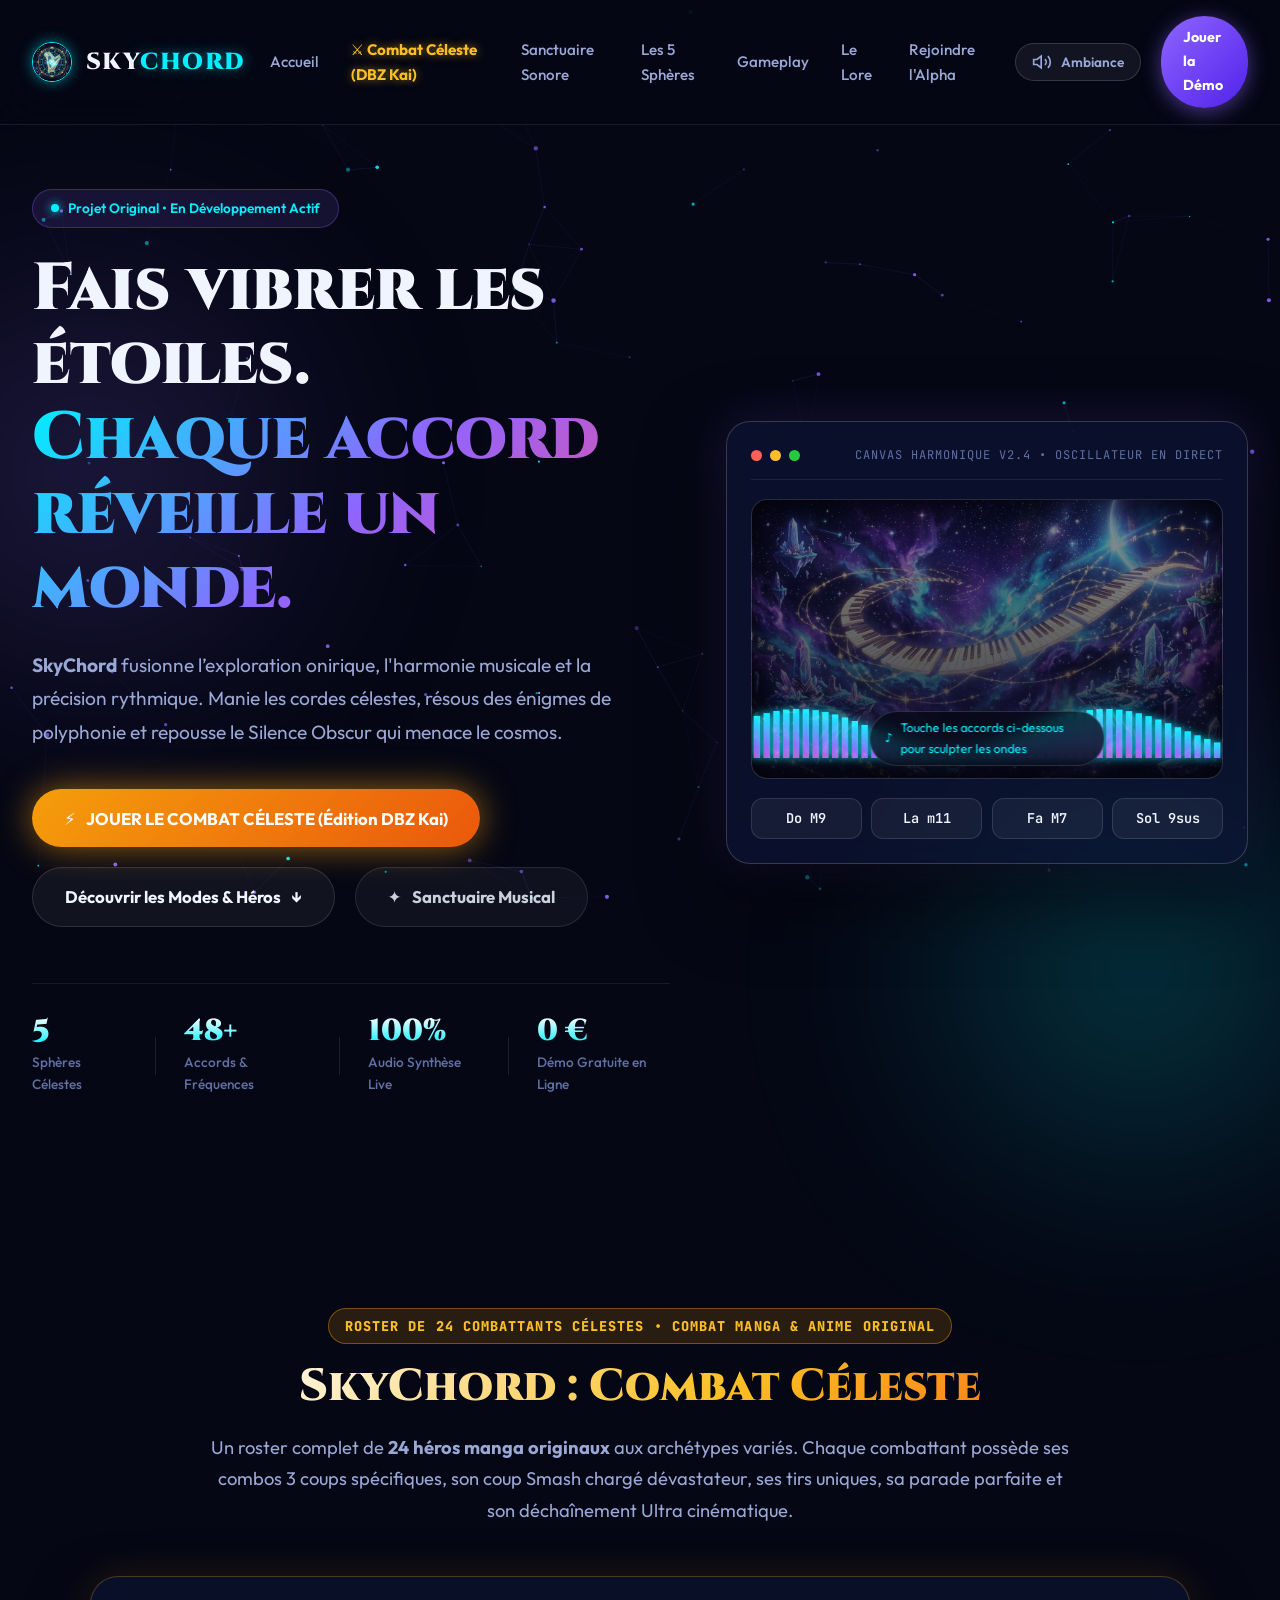
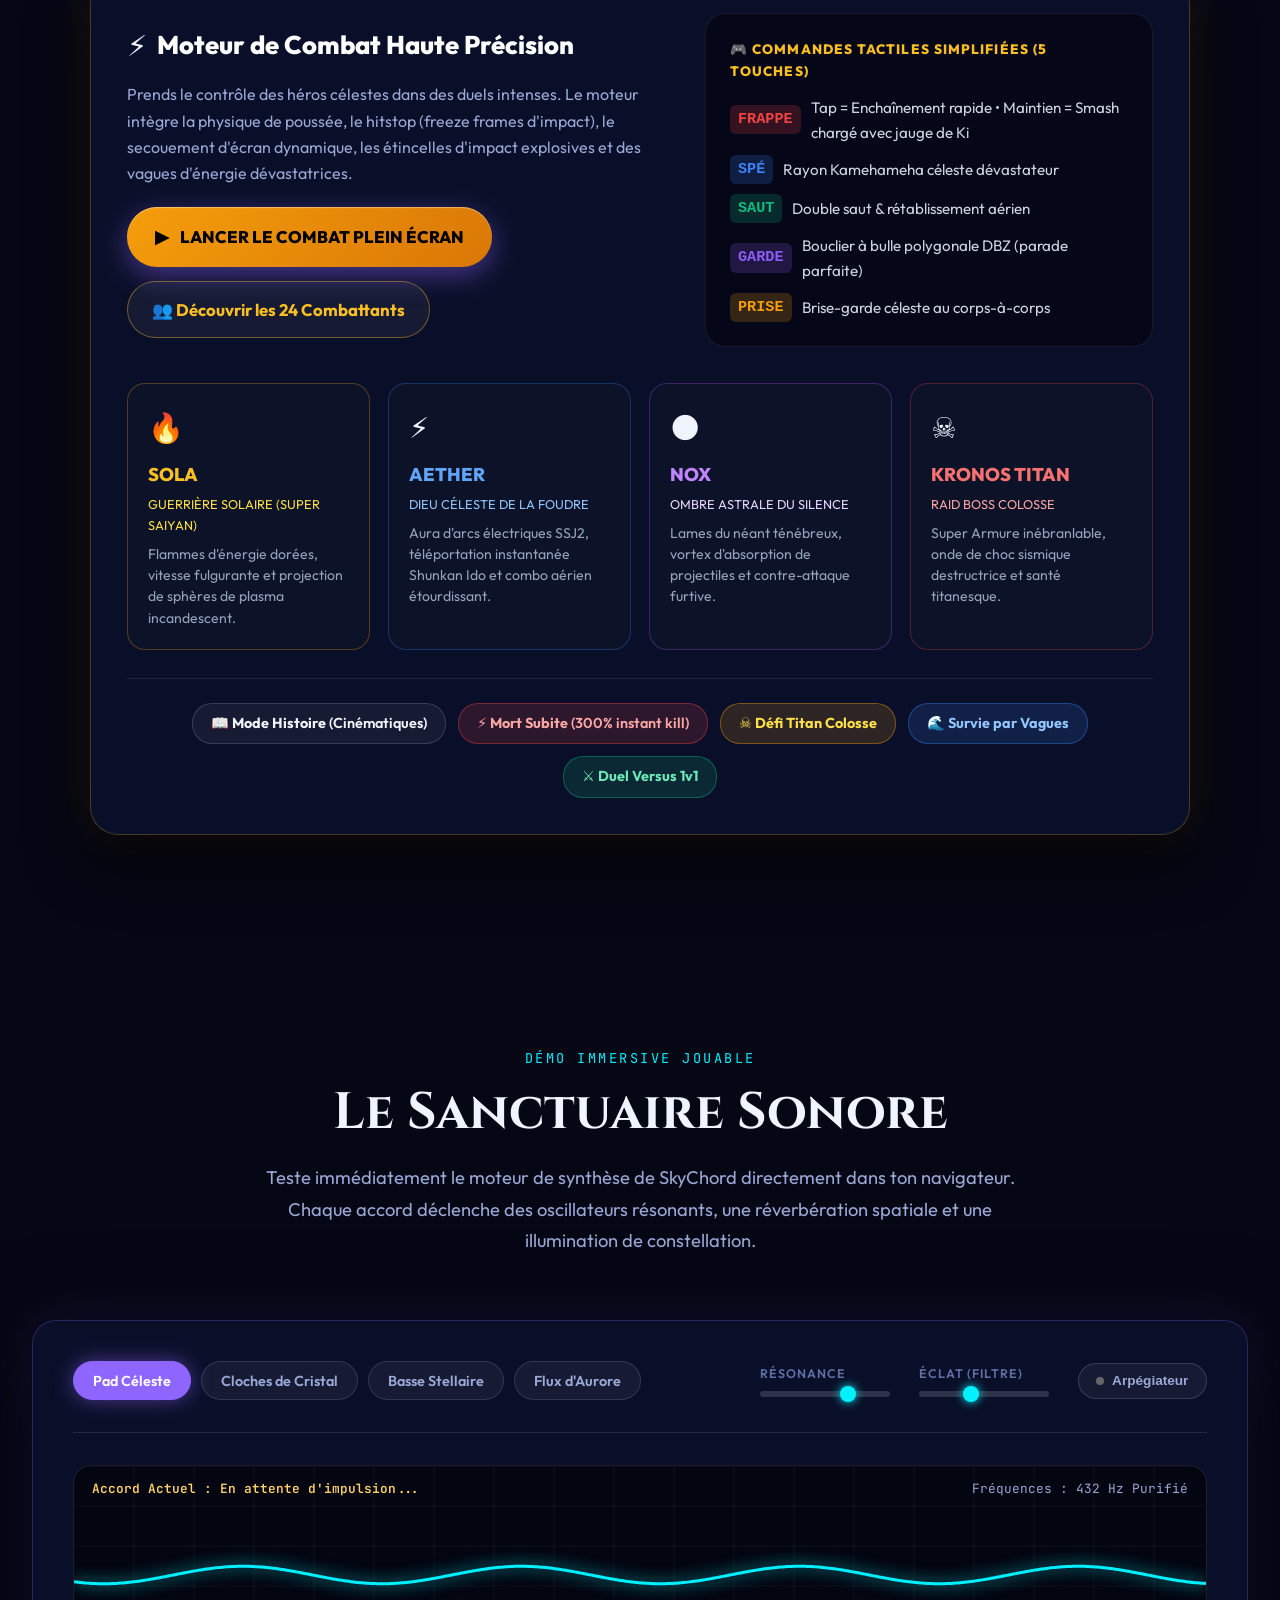
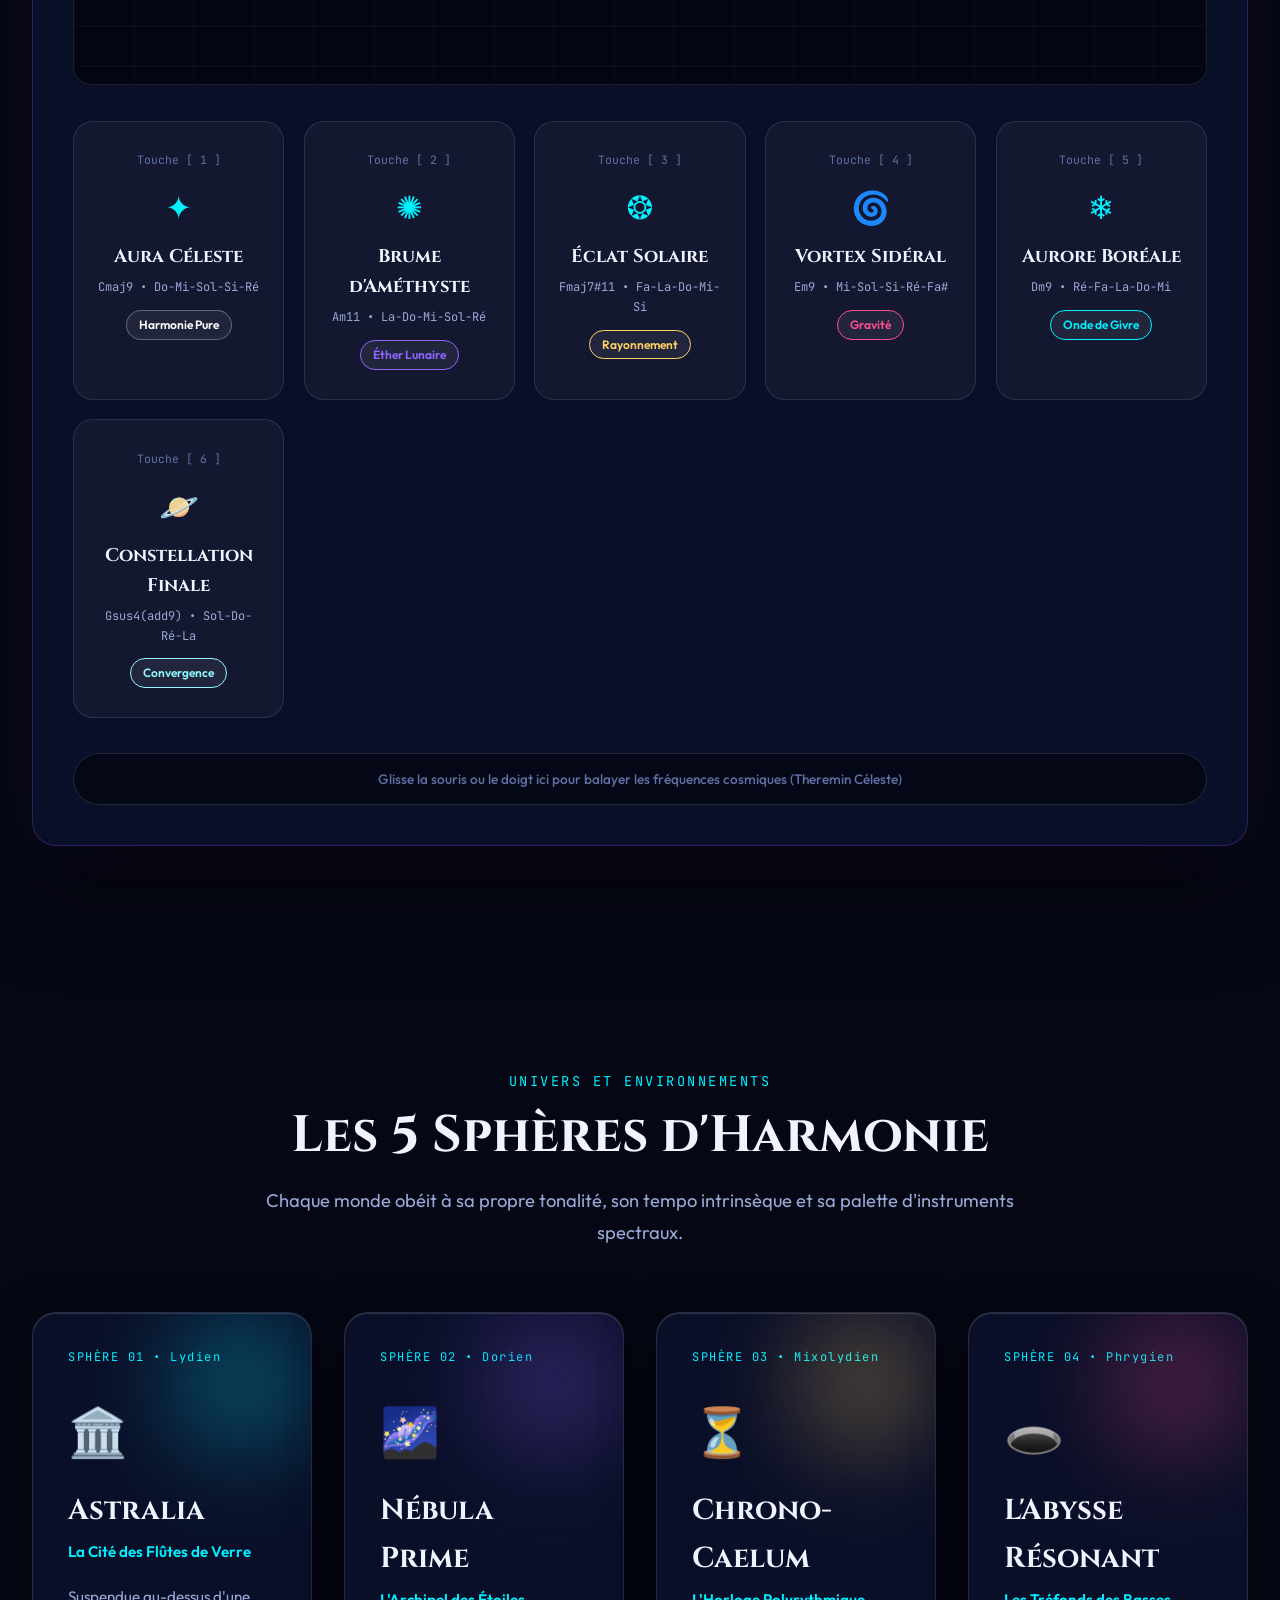
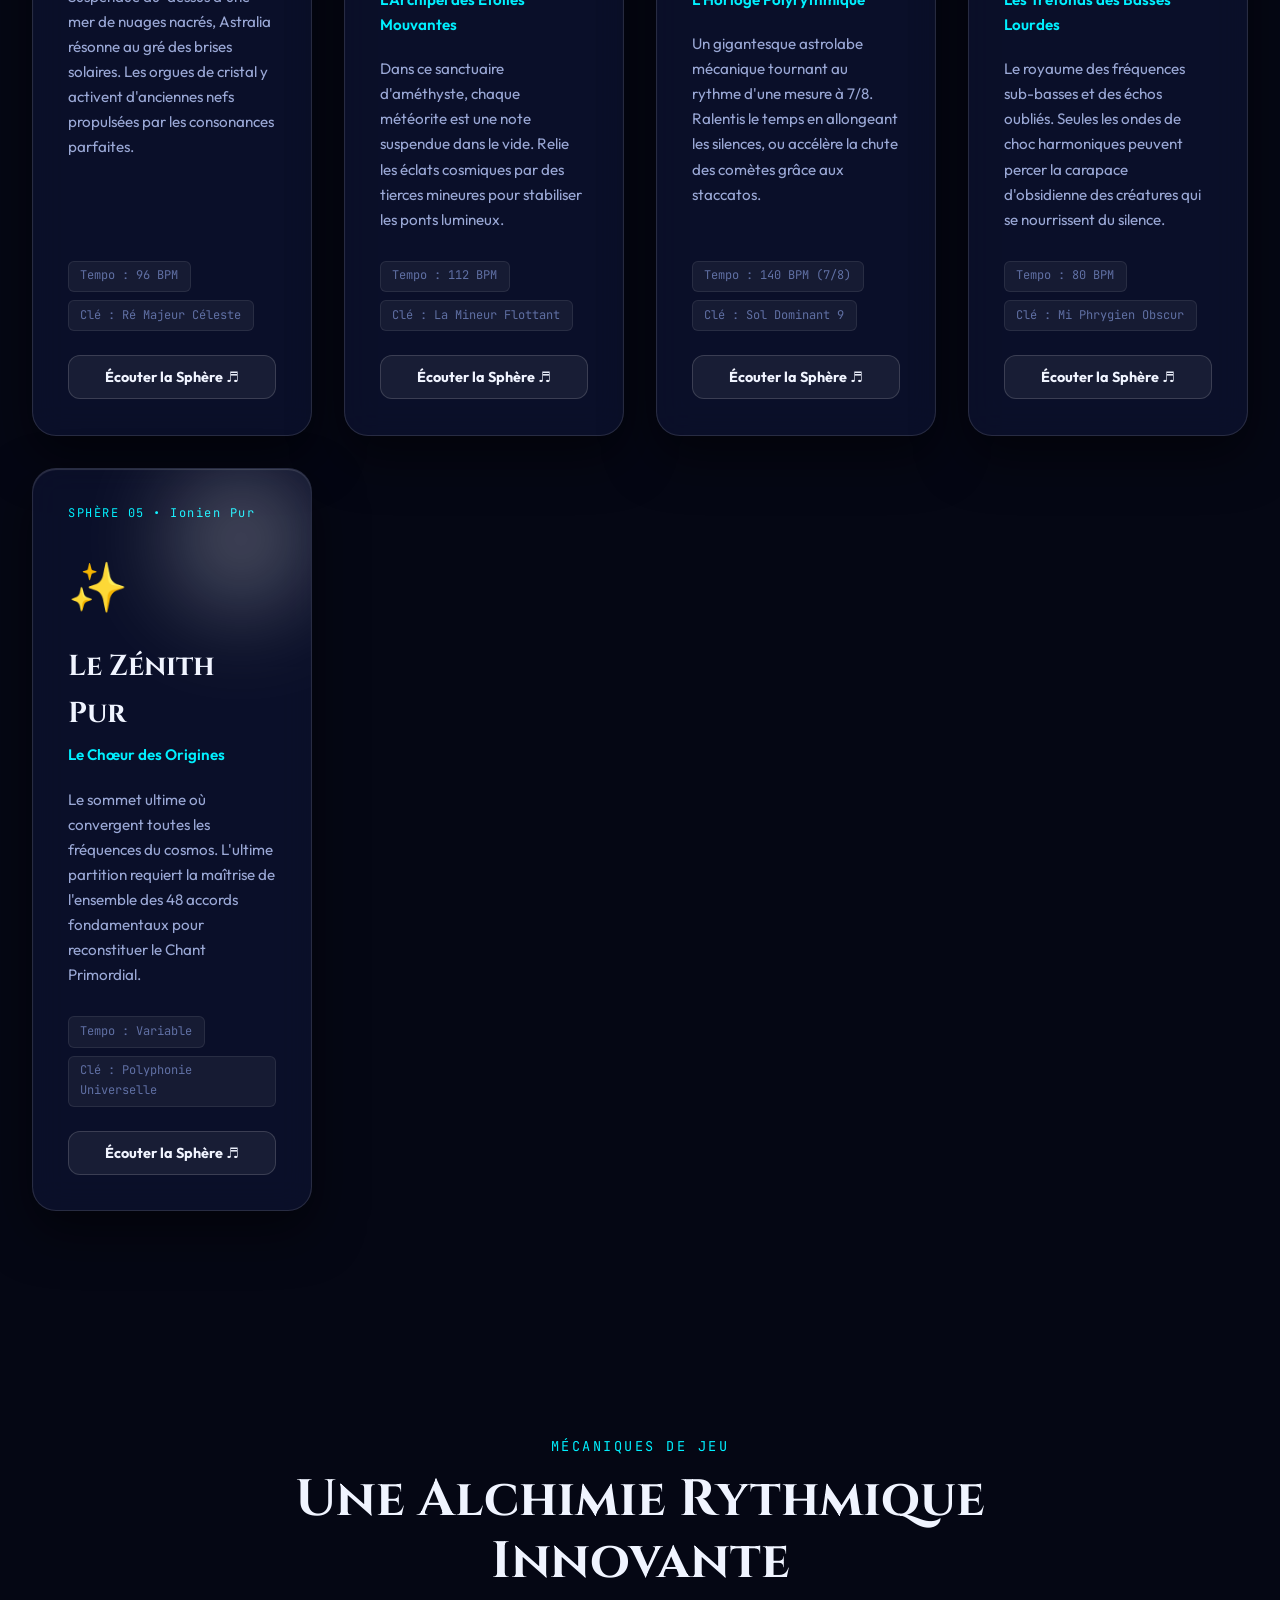
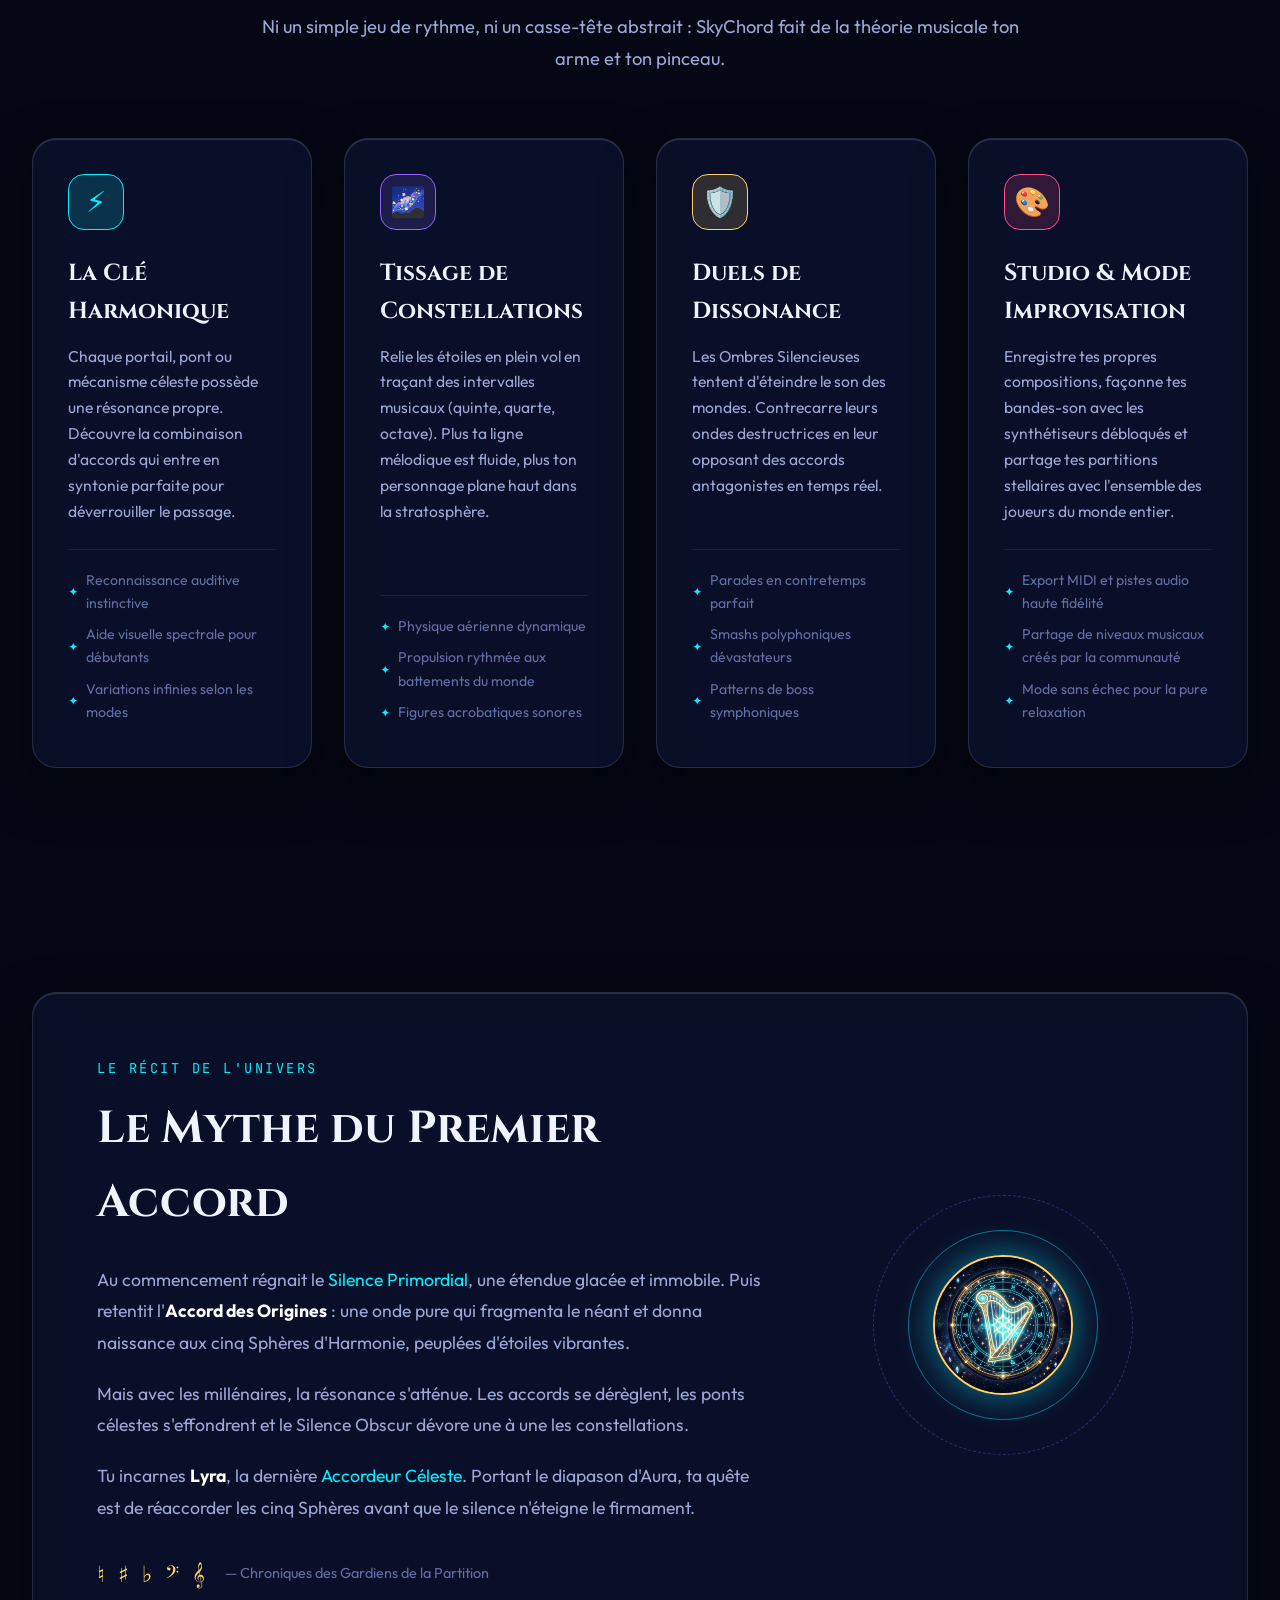
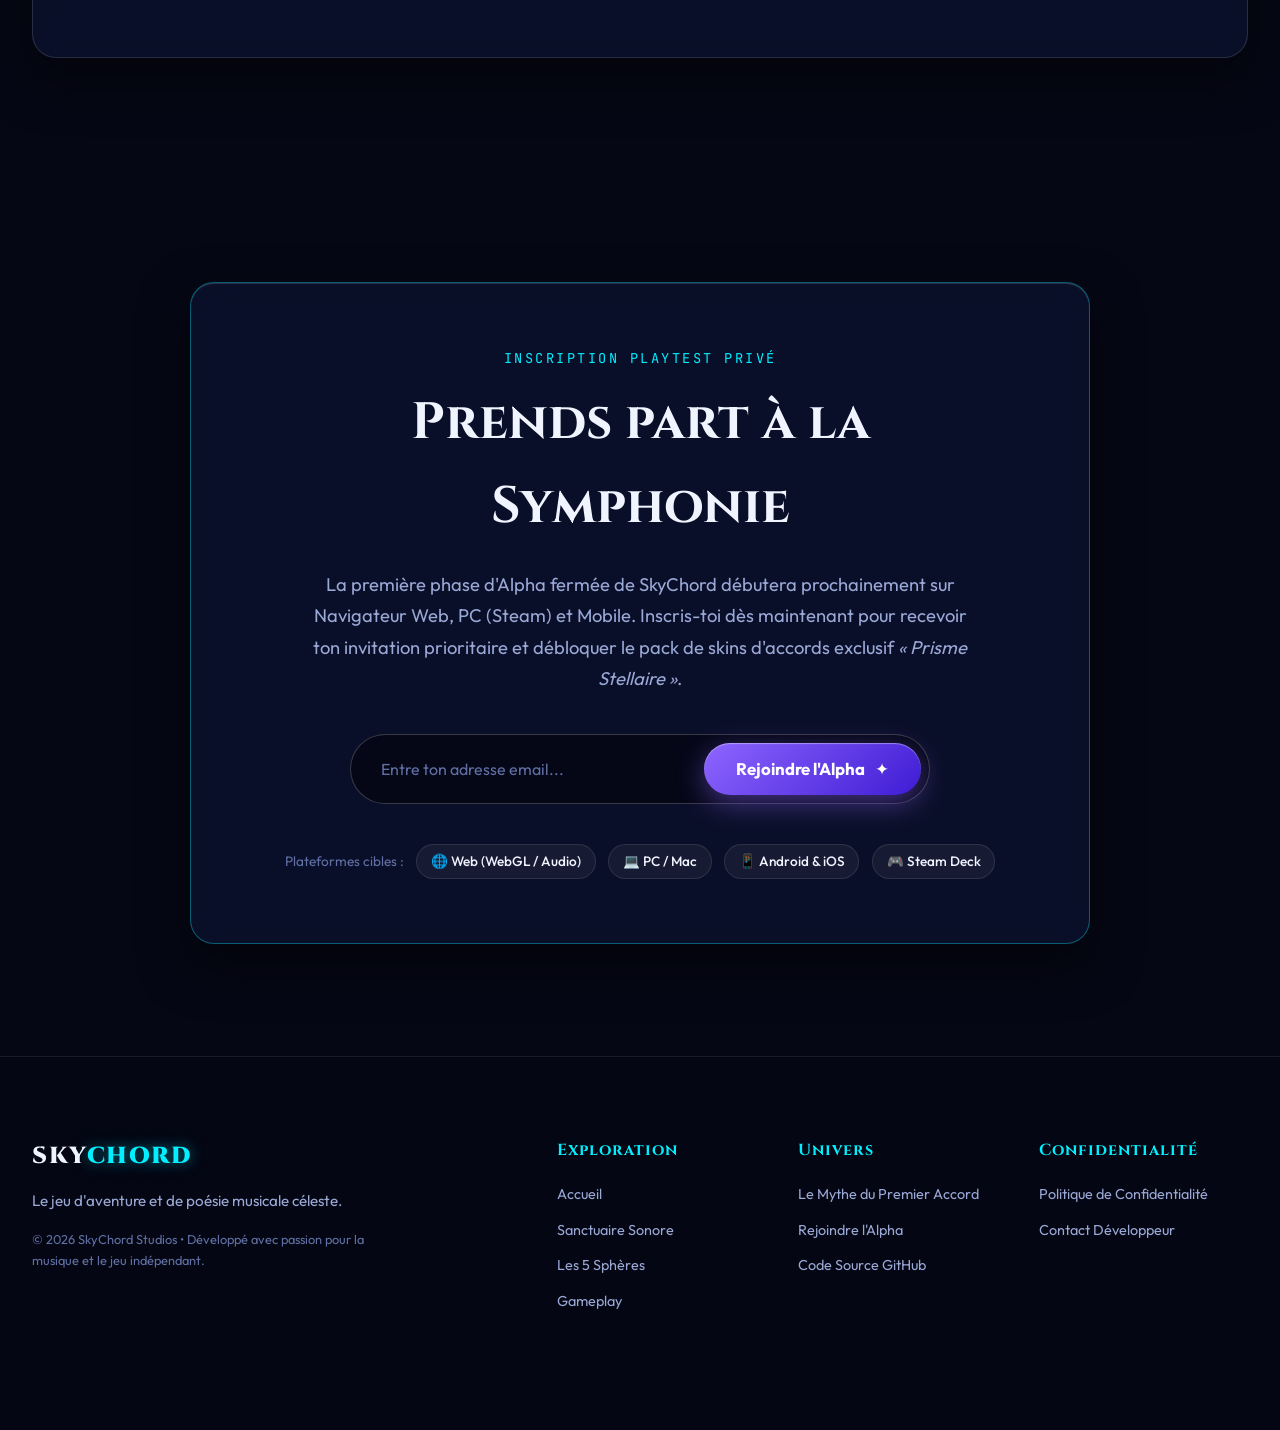
<file: index.html>
<!DOCTYPE html>
<html lang="fr" class="dark">
<head>
  <meta charset="UTF-8">
  <meta name="viewport" content="width=device-width, initial-scale=1.0">
  <title>SkyChord — L'Aventure Musicale Céleste</title>
  <meta name="description" content="SkyChord est un jeu d'aventure et d'énigmes musicales dans un univers céleste. Compose des accords éthérés, relie les constellations et réveille les mondes endormis.">
  <link rel="preconnect" href="https://fonts.googleapis.com">
  <link rel="preconnect" href="https://fonts.gstatic.com" crossorigin>
  <link href="https://fonts.googleapis.com/css2?family=Outfit:wght@300;400;500;600;700;800;900&family=Cinzel:wght@600;700;900&family=JetBrains+Mono:wght@400;600&display=swap" rel="stylesheet">
  <link rel="stylesheet" href="style.css">
  <link rel="icon" type="image/jpeg" href="assets/logo_skychord.jpg">
</head>
<body>

  <!-- Toile de fond constellation interactive -->
  <canvas id="constellationCanvas"></canvas>

  <!-- En-tête / Navigation -->
  <header id="navbar">
    <div class="nav-container">
      <a href="#hero" class="brand">
        <div class="brand-orb">
          <img src="assets/logo_skychord.jpg" alt="SkyChord Rune" class="brand-logo-img">
        </div>
        <span class="brand-text">SKY<span>CHORD</span></span>
      </a>

      <nav class="nav-links">
        <a href="#hero">Accueil</a>
        <a href="#combat" style="color: #fbbf24; font-weight: 700; text-shadow: 0 0 10px rgba(251, 191, 36, 0.6);">⚔️ Combat Céleste (DBZ Kai)</a>
        <a href="#sanctuaire">Sanctuaire Sonore</a>
        <a href="#mondes">Les 5 Sphères</a>
        <a href="#gameplay">Gameplay</a>
        <a href="#lore">Le Lore</a>
        <a href="#playtest">Rejoindre l'Alpha</a>
      </nav>

      <div class="nav-actions">
        <button id="ambientSoundBtn" class="audio-toggle-btn" title="Activer / Couper l'ambiance céleste" aria-label="Audio céleste">
          <svg class="sound-icon-on" viewBox="0 0 24 24" width="20" height="20" fill="none" stroke="currentColor" stroke-width="2">
            <polygon points="11 5 6 9 2 9 2 15 6 15 11 19 11 5"></polygon>
            <path d="M15.54 8.46a5 5 0 0 1 0 7.07"></path>
            <path d="M19.07 4.93a10 10 0 0 1 0 14.14"></path>
          </svg>
          <svg class="sound-icon-off hidden" viewBox="0 0 24 24" width="20" height="20" fill="none" stroke="currentColor" stroke-width="2">
            <polygon points="11 5 6 9 2 9 2 15 6 15 11 19 11 5"></polygon>
            <line x1="23" y1="9" x2="17" y2="15"></line>
            <line x1="17" y1="9" x2="23" y2="15"></line>
          </svg>
          <span class="audio-label">Ambiance</span>
        </button>
        <a href="#sanctuaire" class="cta-pill">Jouer la Démo</a>
      </div>

      <!-- Menu Mobile Hamburger -->
      <button class="mobile-menu-btn" id="mobileMenuBtn" aria-label="Menu de navigation">
        <span></span><span></span><span></span>
      </button>
    </div>
  </header>

  <main>
    <!-- HERO SECTION -->
    <section id="hero" class="hero-section">
      <div class="hero-glow-sphere left"></div>
      <div class="hero-glow-sphere right"></div>

      <div class="hero-content">
        <div class="badge-celeste">
          <span class="badge-dot"></span>
          <span>Projet Original • En Développement Actif</span>
        </div>

        <h1 class="hero-title">
          Fais vibrer les étoiles.<br>
          <span class="gradient-text">Chaque accord réveille un monde.</span>
        </h1>

        <p class="hero-subtitle">
          <strong>SkyChord</strong> fusionne l’exploration onirique, l'harmonie musicale et la précision rythmique. 
          Manie les cordes célestes, résous des énigmes de polyphonie et repousse le Silence Obscur qui menace le cosmos.
        </p>

        <div class="hero-buttons">
          <a href="game.html" class="btn btn-primary glow-effect" style="background: linear-gradient(135deg, #f59e0b 0%, #ea580c 100%); border-color: #fbbf24; box-shadow: 0 0 35px rgba(245, 158, 11, 0.6); font-size: 1.05rem;">
            <span class="btn-sparkle">⚡</span>
            <span>JOUER LE COMBAT CÉLESTE (Édition DBZ Kai)</span>
          </a>
          <a href="#combat" class="btn btn-secondary">
            <span>Découvrir les Modes & Héros</span>
            <span class="btn-arrow">↓</span>
          </a>
          <a href="#sanctuaire" class="btn btn-secondary" style="opacity: 0.85;">
            <span class="btn-sparkle">✦</span>
            <span>Sanctuaire Musical</span>
          </a>
        </div>

        <!-- Statistiques rapides -->
        <div class="hero-stats">
          <div class="stat-item">
            <div class="stat-number">5</div>
            <div class="stat-label">Sphères Célestes</div>
          </div>
          <div class="stat-divider"></div>
          <div class="stat-item">
            <div class="stat-number">48+</div>
            <div class="stat-label">Accords & Fréquences</div>
          </div>
          <div class="stat-divider"></div>
          <div class="stat-item">
            <div class="stat-number">100%</div>
            <div class="stat-label">Audio Synthèse Live</div>
          </div>
          <div class="stat-divider"></div>
          <div class="stat-item">
            <div class="stat-number">0 €</div>
            <div class="stat-label">Démo Gratuite en Ligne</div>
          </div>
        </div>
      </div>

      <!-- Hero Visual Card / Interactive Preview -->
      <div class="hero-card-container">
        <div class="hero-frame glass-panel">
          <div class="frame-header">
            <span class="frame-dot red"></span>
            <span class="frame-dot yellow"></span>
            <span class="frame-dot green"></span>
            <span class="frame-title">CANVAS HARMONIQUE V2.4 • OSCILLATEUR EN DIRECT</span>
          </div>

          <div class="hero-visualizer-wrapper">
            <canvas id="heroVisualizerCanvas"></canvas>
            <div class="visualizer-overlay-hint">
              <span class="pulse-note">♪</span>
              <span>Touche les accords ci-dessous pour sculpter les ondes</span>
            </div>
          </div>

          <div class="hero-mini-chords">
            <button class="mini-chord-btn" data-chord="Cmaj9">Do M9</button>
            <button class="mini-chord-btn" data-chord="Am11">La m11</button>
            <button class="mini-chord-btn" data-chord="Fmaj7">Fa M7</button>
            <button class="mini-chord-btn" data-chord="G9sus4">Sol 9sus</button>
          </div>
        </div>
      </div>
    </section>

    <!-- SECTION COMBAT CÉLESTE (ÉDITION DRAGON BALL Z KAI) -->
    <section id="combat" class="combat-section" style="padding: 100px 24px; position: relative;">
      <div class="section-header" style="text-align: center; max-width: 860px; margin: 0 auto 50px auto;">
        <div class="section-tag" style="display: inline-block; padding: 6px 16px; border-radius: 20px; background: rgba(245, 158, 11, 0.15); border: 1px solid rgba(245, 158, 11, 0.4); color: #fbbf24; font-weight: 800; font-size: 0.85rem; letter-spacing: 0.08em; text-transform: uppercase; margin-bottom: 16px;">ROSTER DE 24 COMBATTANTS CÉLESTES • COMBAT MANGA & ANIME ORIGINAL</div>
        <h2 class="section-title" style="font-family: 'Cinzel', serif; font-size: 2.8rem; font-weight: 900; background: linear-gradient(135deg, #fff 0%, #fbbf24 60%, #f97316 100%); -webkit-background-clip: text; -webkit-text-fill-color: transparent; margin-bottom: 18px;">SkyChord : Combat Céleste</h2>
        <p class="section-desc" style="color: #9aa8d6; font-size: 1.15rem; line-height: 1.7;">
          Un roster complet de <strong>24 héros manga originaux</strong> aux archétypes variés. Chaque combattant possède ses combos 3 coups spécifiques, son coup Smash chargé dévastateur, ses tirs uniques, sa parade parfaite et son déchaînement Ultra cinématique.
        </p>
      </div>

      <!-- Vitrine du Jeu de Combat -->
      <div class="combat-showcase glass-panel" style="max-width: 1100px; margin: 0 auto; padding: 36px; border: 1px solid rgba(251, 191, 36, 0.25); box-shadow: 0 25px 60px rgba(0, 0, 0, 0.7), 0 0 40px rgba(245, 158, 11, 0.15); border-radius: 28px;">
        <div style="display: flex; flex-wrap: wrap; gap: 30px; align-items: center; justify-content: space-between; margin-bottom: 36px;">
          <div style="flex: 1 1 500px;">
            <div style="display: flex; align-items: center; gap: 10px; margin-bottom: 12px;">
              <span style="font-size: 1.8rem;">⚡</span>
              <h3 style="font-size: 1.6rem; color: #fff; font-weight: 800;">Moteur de Combat Haute Précision</h3>
            </div>
            <p style="color: #9aa8d6; margin-bottom: 20px; line-height: 1.65;">
              Prends le contrôle des héros célestes dans des duels intenses. Le moteur intègre la physique de poussée, le hitstop (freeze frames d'impact), le secouement d'écran dynamique, les étincelles d'impact explosives et des vagues d'énergie dévastatrices.
            </p>
            <div style="display: flex; flex-wrap: wrap; gap: 14px;">
              <a href="game.html" class="btn btn-primary glow-effect" style="background: linear-gradient(135deg, #f59e0b 0%, #d97706 100%); border-color: #fbbf24; padding: 14px 28px; font-weight: 800; text-decoration: none; display: inline-flex; align-items: center; gap: 10px; border-radius: 30px; color: #000;">
                <span style="font-size: 1.2rem;">▶</span>
                <span>LANCER LE COMBAT PLEIN ÉCRAN</span>
              </a>
              <a href="game.html" class="btn btn-secondary" style="border: 1px solid rgba(251, 191, 36, 0.4); padding: 14px 24px; border-radius: 30px; color: #fbbf24; text-decoration: none; font-weight: 700;">
                👥 Découvrir les 24 Combattants
              </a>
            </div>
          </div>

          <div style="flex: 1 1 400px; background: rgba(5, 7, 20, 0.85); border-radius: 20px; padding: 24px; border: 1px solid rgba(255, 255, 255, 0.08);">
            <div style="font-size: 0.85rem; text-transform: uppercase; color: #fbbf24; font-weight: 800; letter-spacing: 0.08em; margin-bottom: 12px;">🎮 Commandes Tactiles Simplifiées (5 Touches)</div>
            <ul style="list-style: none; padding: 0; margin: 0; display: flex; flex-direction: column; gap: 10px; color: #cbd5e1; font-size: 0.95rem;">
              <li style="display: flex; align-items: center; gap: 10px;"><strong style="color: #ef4444; background: rgba(239, 68, 68, 0.2); padding: 2px 8px; border-radius: 6px; font-family: monospace;">FRAPPE</strong> Tap = Enchaînement rapide • Maintien = Smash chargé avec jauge de Ki</li>
              <li style="display: flex; align-items: center; gap: 10px;"><strong style="color: #3b82f6; background: rgba(59, 130, 246, 0.2); padding: 2px 8px; border-radius: 6px; font-family: monospace;">SPÉ</strong> Rayon Kamehameha céleste dévastateur</li>
              <li style="display: flex; align-items: center; gap: 10px;"><strong style="color: #10b981; background: rgba(16, 185, 129, 0.2); padding: 2px 8px; border-radius: 6px; font-family: monospace;">SAUT</strong> Double saut & rétablissement aérien</li>
              <li style="display: flex; align-items: center; gap: 10px;"><strong style="color: #8b5cf6; background: rgba(139, 92, 246, 0.2); padding: 2px 8px; border-radius: 6px; font-family: monospace;">GARDE</strong> Bouclier à bulle polygonale DBZ (parade parfaite)</li>
              <li style="display: flex; align-items: center; gap: 10px;"><strong style="color: #f59e0b; background: rgba(245, 158, 11, 0.2); padding: 2px 8px; border-radius: 6px; font-family: monospace;">PRISE</strong> Brise-garde céleste au corps-à-corps</li>
            </ul>
          </div>
        </div>

        <!-- Grille des Combattants & Modes -->
        <div style="display: grid; grid-template-columns: repeat(auto-fit, minmax(240px, 1fr)); gap: 18px; margin-top: 24px;">
          <!-- Combattant 1 -->
          <div style="background: rgba(15, 23, 42, 0.6); padding: 20px; border-radius: 18px; border: 1px solid rgba(245, 158, 11, 0.3);">
            <div style="font-size: 1.8rem; margin-bottom: 8px;">🔥</div>
            <h4 style="color: #fbbf24; font-size: 1.15rem; font-weight: 800; margin-bottom: 4px;">SOLA</h4>
            <div style="font-size: 0.8rem; color: #fde047; text-transform: uppercase; margin-bottom: 8px;">Guerrière Solaire (Super Saiyan)</div>
            <p style="color: #94a3b8; font-size: 0.88rem; line-height: 1.5;">Flammes d'énergie dorées, vitesse fulgurante et projection de sphères de plasma incandescent.</p>
          </div>

          <!-- Combattant 2 -->
          <div style="background: rgba(15, 23, 42, 0.6); padding: 20px; border-radius: 18px; border: 1px solid rgba(59, 130, 246, 0.3);">
            <div style="font-size: 1.8rem; margin-bottom: 8px;">⚡</div>
            <h4 style="color: #60a5fa; font-size: 1.15rem; font-weight: 800; margin-bottom: 4px;">AETHER</h4>
            <div style="font-size: 0.8rem; color: #93c5fd; text-transform: uppercase; margin-bottom: 8px;">Dieu Céleste de la Foudre</div>
            <p style="color: #94a3b8; font-size: 0.88rem; line-height: 1.5;">Aura d'arcs électriques SSJ2, téléportation instantanée Shunkan Ido et combo aérien étourdissant.</p>
          </div>

          <!-- Combattant 3 -->
          <div style="background: rgba(15, 23, 42, 0.6); padding: 20px; border-radius: 18px; border: 1px solid rgba(168, 85, 247, 0.3);">
            <div style="font-size: 1.8rem; margin-bottom: 8px;">🌑</div>
            <h4 style="color: #c084fc; font-size: 1.15rem; font-weight: 800; margin-bottom: 4px;">NOX</h4>
            <div style="font-size: 0.8rem; color: #e9d5ff; text-transform: uppercase; margin-bottom: 8px;">Ombre Astrale du Silence</div>
            <p style="color: #94a3b8; font-size: 0.88rem; line-height: 1.5;">Lames du néant ténébreux, vortex d'absorption de projectiles et contre-attaque furtive.</p>
          </div>

          <!-- Combattant 4 -->
          <div style="background: rgba(15, 23, 42, 0.6); padding: 20px; border-radius: 18px; border: 1px solid rgba(239, 68, 68, 0.3);">
            <div style="font-size: 1.8rem; margin-bottom: 8px;">☠️</div>
            <h4 style="color: #f87171; font-size: 1.15rem; font-weight: 800; margin-bottom: 4px;">KRONOS TITAN</h4>
            <div style="font-size: 0.8rem; color: #fca5a5; text-transform: uppercase; margin-bottom: 8px;">Raid Boss Colosse</div>
            <p style="color: #94a3b8; font-size: 0.88rem; line-height: 1.5;">Super Armure inébranlable, onde de choc sismique destructrice et santé titanesque.</p>
          </div>
        </div>

        <!-- Sélecteur des 5 Modes de Combat -->
        <div style="margin-top: 28px; padding-top: 24px; border-top: 1px solid rgba(255, 255, 255, 0.08); display: flex; flex-wrap: wrap; justify-content: center; gap: 12px;">
          <a href="game.html" class="game-mode-pill" style="background: rgba(255, 255, 255, 0.05); border: 1px solid rgba(255, 255, 255, 0.15); padding: 8px 18px; border-radius: 20px; color: #f1f5f9; text-decoration: none; font-size: 0.9rem; font-weight: 600;">📖 <strong>Mode Histoire</strong> (Cinématiques)</a>
          <a href="game.html" class="game-mode-pill" style="background: rgba(239, 68, 68, 0.15); border: 1px solid rgba(239, 68, 68, 0.4); padding: 8px 18px; border-radius: 20px; color: #fca5a5; text-decoration: none; font-size: 0.9rem; font-weight: 600;">⚡ <strong>Mort Subite</strong> (300% instant kill)</a>
          <a href="game.html" class="game-mode-pill" style="background: rgba(245, 158, 11, 0.15); border: 1px solid rgba(245, 158, 11, 0.4); padding: 8px 18px; border-radius: 20px; color: #fde047; text-decoration: none; font-size: 0.9rem; font-weight: 600;">☠️ <strong>Défi Titan Colosse</strong></a>
          <a href="game.html" class="game-mode-pill" style="background: rgba(59, 130, 246, 0.15); border: 1px solid rgba(59, 130, 246, 0.4); padding: 8px 18px; border-radius: 20px; color: #93c5fd; text-decoration: none; font-size: 0.9rem; font-weight: 600;">🌊 <strong>Survie par Vagues</strong></a>
          <a href="game.html" class="game-mode-pill" style="background: rgba(16, 185, 129, 0.15); border: 1px solid rgba(16, 185, 129, 0.4); padding: 8px 18px; border-radius: 20px; color: #6ee7b7; text-decoration: none; font-size: 0.9rem; font-weight: 600;">⚔️ <strong>Duel Versus 1v1</strong></a>
        </div>
      </div>
    </section>

    <!-- SECTION SANCTUAIRE SONORE (DÉMO INTERACTIVE COMPLÈTE) -->
    <section id="sanctuaire" class="sanctuary-section">
      <div class="section-header">
        <div class="section-tag">DÉMO IMMERSIVE JOUABLE</div>
        <h2 class="section-title">Le Sanctuaire Sonore</h2>
        <p class="section-desc">
          Teste immédiatement le moteur de synthèse de SkyChord directement dans ton navigateur. 
          Chaque accord déclenche des oscillateurs résonants, une réverbération spatiale et une illumination de constellation.
        </p>
      </div>

      <div class="sanctuary-workbench glass-panel">
        <!-- Barre de contrôle du synthétiseur -->
        <div class="synth-controls-bar">
          <div class="synth-mode-selector">
            <button class="mode-pill active" data-preset="celeste">Pad Céleste</button>
            <button class="mode-pill" data-preset="cristal">Cloches de Cristal</button>
            <button class="mode-pill" data-preset="abysse">Basse Stellaire</button>
            <button class="mode-pill" data-preset="arpege">Flux d'Aurore</button>
          </div>

          <div class="synth-sliders">
            <div class="slider-group">
              <label for="reverbSlider">Résonance</label>
              <input type="range" id="reverbSlider" min="0" max="100" value="70">
            </div>
            <div class="slider-group">
              <label for="tempoSlider">Éclat (Filtre)</label>
              <input type="range" id="filterSlider" min="200" max="8000" value="3200">
            </div>
            <button id="arpeggiatorToggle" class="btn-toggle-arp">
              <span class="arp-dot"></span>
              <span>Arpégiateur</span>
            </button>
          </div>
        </div>

        <!-- Grand Oscilloscope Céleste -->
        <div class="oscilloscope-container">
          <canvas id="scopeCanvas"></canvas>
          <div class="scope-legend">
            <span id="currentChordName">Accord Actuel : En attente d'impulsion...</span>
            <span id="currentChordFreq">Fréquences : 432 Hz Purifié</span>
          </div>
        </div>

        <!-- Les 6 Tablettes d'Accords Stellaires -->
        <div class="chord-pads-grid">
          <div class="chord-pad" data-chord="0" tabindex="0" role="button">
            <div class="pad-keyboard-hint">Touche [ 1 ]</div>
            <div class="pad-symbol">✦</div>
            <div class="pad-name">Aura Céleste</div>
            <div class="pad-notes">Cmaj9 • Do-Mi-Sol-Si-Ré</div>
            <div class="pad-element element-light">Harmonie Pure</div>
          </div>

          <div class="chord-pad" data-chord="1" tabindex="0" role="button">
            <div class="pad-keyboard-hint">Touche [ 2 ]</div>
            <div class="pad-symbol">✺</div>
            <div class="pad-name">Brume d'Améthyste</div>
            <div class="pad-notes">Am11 • La-Do-Mi-Sol-Ré</div>
            <div class="pad-element element-ether">Éther Lunaire</div>
          </div>

          <div class="chord-pad" data-chord="2" tabindex="0" role="button">
            <div class="pad-keyboard-hint">Touche [ 3 ]</div>
            <div class="pad-symbol">❂</div>
            <div class="pad-name">Éclat Solaire</div>
            <div class="pad-notes">Fmaj7#11 • Fa-La-Do-Mi-Si</div>
            <div class="pad-element element-fire">Rayonnement</div>
          </div>

          <div class="chord-pad" data-chord="3" tabindex="0" role="button">
            <div class="pad-keyboard-hint">Touche [ 4 ]</div>
            <div class="pad-symbol">🌀</div>
            <div class="pad-name">Vortex Sidéral</div>
            <div class="pad-notes">Em9 • Mi-Sol-Si-Ré-Fa#</div>
            <div class="pad-element element-void">Gravité</div>
          </div>

          <div class="chord-pad" data-chord="4" tabindex="0" role="button">
            <div class="pad-keyboard-hint">Touche [ 5 ]</div>
            <div class="pad-symbol">❄</div>
            <div class="pad-name">Aurore Boréale</div>
            <div class="pad-notes">Dm9 • Ré-Fa-La-Do-Mi</div>
            <div class="pad-element element-frost">Onde de Givre</div>
          </div>

          <div class="chord-pad" data-chord="5" tabindex="0" role="button">
            <div class="pad-keyboard-hint">Touche [ 6 ]</div>
            <div class="pad-symbol">🪐</div>
            <div class="pad-name">Constellation Finale</div>
            <div class="pad-notes">Gsus4(add9) • Sol-Do-Ré-La</div>
            <div class="pad-element element-cosmic">Convergence</div>
          </div>
        </div>

        <!-- Ruban Tactile d'Improvisation (Ribbon Controller) -->
        <div class="ribbon-controller" id="ribbonController">
          <div class="ribbon-track">
            <div class="ribbon-glow" id="ribbonGlow"></div>
            <div class="ribbon-label">Glisse la souris ou le doigt ici pour balayer les fréquences cosmiques (Theremin Céleste)</div>
          </div>
        </div>
      </div>
    </section>

    <!-- SECTION LES 5 SPHÈRES D'HARMONIE (MONDES DU JEU) -->
    <section id="mondes" class="worlds-section">
      <div class="section-header">
        <div class="section-tag">UNIVERS ET ENVIRONNEMENTS</div>
        <h2 class="section-title">Les 5 Sphères d'Harmonie</h2>
        <p class="section-desc">
          Chaque monde obéit à sa propre tonalité, son tempo intrinsèque et sa palette d'instruments spectraux.
        </p>
      </div>

      <div class="worlds-carousel">
        <!-- Sphère 1 -->
        <div class="world-card glass-panel" data-theme="astralia">
          <div class="world-badge">SPHÈRE 01 • Lydien</div>
          <div class="world-art-glow cyan"></div>
          <div class="world-icon">🏛️</div>
          <h3 class="world-title">Astralia</h3>
          <p class="world-subtitle">La Cité des Flûtes de Verre</p>
          <p class="world-desc">
            Suspendue au-dessus d'une mer de nuages nacrés, Astralia résonne au gré des brises solaires. 
            Les orgues de cristal y activent d'anciennes nefs propulsées par les consonances parfaites.
          </p>
          <div class="world-meta">
            <span class="meta-tag">Tempo : 96 BPM</span>
            <span class="meta-tag">Clé : Ré Majeur Céleste</span>
          </div>
          <button class="world-listen-btn" data-world-chord="Cmaj9">Écouter la Sphère ♬</button>
        </div>

        <!-- Sphère 2 -->
        <div class="world-card glass-panel" data-theme="nebula">
          <div class="world-badge">SPHÈRE 02 • Dorien</div>
          <div class="world-art-glow violet"></div>
          <div class="world-icon">🌌</div>
          <h3 class="world-title">Nébula Prime</h3>
          <p class="world-subtitle">L'Archipel des Étoiles Mouvantes</p>
          <p class="world-desc">
            Dans ce sanctuaire d'améthyste, chaque météorite est une note suspendue dans le vide. 
            Relie les éclats cosmiques par des tierces mineures pour stabiliser les ponts lumineux.
          </p>
          <div class="world-meta">
            <span class="meta-tag">Tempo : 112 BPM</span>
            <span class="meta-tag">Clé : La Mineur Flottant</span>
          </div>
          <button class="world-listen-btn" data-world-chord="Am11">Écouter la Sphère ♬</button>
        </div>

        <!-- Sphère 3 -->
        <div class="world-card glass-panel" data-theme="chrono">
          <div class="world-badge">SPHÈRE 03 • Mixolydien</div>
          <div class="world-art-glow gold"></div>
          <div class="world-icon">⏳</div>
          <h3 class="world-title">Chrono-Caelum</h3>
          <p class="world-subtitle">L'Horloge Polyrythmique</p>
          <p class="world-desc">
            Un gigantesque astrolabe mécanique tournant au rythme d'une mesure à 7/8. 
            Ralentis le temps en allongeant les silences, ou accélère la chute des comètes grâce aux staccatos.
          </p>
          <div class="world-meta">
            <span class="meta-tag">Tempo : 140 BPM (7/8)</span>
            <span class="meta-tag">Clé : Sol Dominant 9</span>
          </div>
          <button class="world-listen-btn" data-world-chord="G9sus4">Écouter la Sphère ♬</button>
        </div>

        <!-- Sphère 4 -->
        <div class="world-card glass-panel" data-theme="abysse">
          <div class="world-badge">SPHÈRE 04 • Phrygien</div>
          <div class="world-art-glow rose"></div>
          <div class="world-icon">🕳️</div>
          <h3 class="world-title">L'Abysse Résonant</h3>
          <p class="world-subtitle">Les Tréfonds des Basses Lourdes</p>
          <p class="world-desc">
            Le royaume des fréquences sub-basses et des échos oubliés. Seules les ondes de choc harmoniques 
            peuvent percer la carapace d'obsidienne des créatures qui se nourrissent du silence.
          </p>
          <div class="world-meta">
            <span class="meta-tag">Tempo : 80 BPM</span>
            <span class="meta-tag">Clé : Mi Phrygien Obscur</span>
          </div>
          <button class="world-listen-btn" data-world-chord="Em9">Écouter la Sphère ♬</button>
        </div>

        <!-- Sphère 5 -->
        <div class="world-card glass-panel" data-theme="zenith">
          <div class="world-badge">SPHÈRE 05 • Ionien Pur</div>
          <div class="world-art-glow white"></div>
          <div class="world-icon">✨</div>
          <h3 class="world-title">Le Zénith Pur</h3>
          <p class="world-subtitle">Le Chœur des Origines</p>
          <p class="world-desc">
            Le sommet ultime où convergent toutes les fréquences du cosmos. L'ultime partition requiert 
            la maîtrise de l'ensemble des 48 accords fondamentaux pour reconstituer le Chant Primordial.
          </p>
          <div class="world-meta">
            <span class="meta-tag">Tempo : Variable</span>
            <span class="meta-tag">Clé : Polyphonie Universelle</span>
          </div>
          <button class="world-listen-btn" data-world-chord="Fmaj7">Écouter la Sphère ♬</button>
        </div>
      </div>
    </section>

    <!-- SECTION GAMEPLAY & SYSTÈMES -->
    <section id="gameplay" class="gameplay-section">
      <div class="section-header">
        <div class="section-tag">MÉCANIQUES DE JEU</div>
        <h2 class="section-title">Une Alchimie Rythmique Innovante</h2>
        <p class="section-desc">
          Ni un simple jeu de rythme, ni un casse-tête abstrait : SkyChord fait de la théorie musicale ton arme et ton pinceau.
        </p>
      </div>

      <div class="gameplay-grid">
        <div class="gameplay-item glass-panel">
          <div class="gameplay-icon-box cyan">
            <span>⚡</span>
          </div>
          <h3>La Clé Harmonique</h3>
          <p>
            Chaque portail, pont ou mécanisme céleste possède une résonance propre. 
            Découvre la combinaison d'accords qui entre en syntonie parfaite pour déverrouiller le passage.
          </p>
          <ul class="gameplay-checks">
            <li>Reconnaissance auditive instinctive</li>
            <li>Aide visuelle spectrale pour débutants</li>
            <li>Variations infinies selon les modes</li>
          </ul>
        </div>

        <div class="gameplay-item glass-panel">
          <div class="gameplay-icon-box violet">
            <span>🌌</span>
          </div>
          <h3>Tissage de Constellations</h3>
          <p>
            Relie les étoiles en plein vol en traçant des intervalles musicaux (quinte, quarte, octave). 
            Plus ta ligne mélodique est fluide, plus ton personnage plane haut dans la stratosphère.
          </p>
          <ul class="gameplay-checks">
            <li>Physique aérienne dynamique</li>
            <li>Propulsion rythmée aux battements du monde</li>
            <li>Figures acrobatiques sonores</li>
          </ul>
        </div>

        <div class="gameplay-item glass-panel">
          <div class="gameplay-icon-box gold">
            <span>🛡️</span>
          </div>
          <h3>Duels de Dissonance</h3>
          <p>
            Les Ombres Silencieuses tentent d'éteindre le son des mondes. 
            Contrecarre leurs ondes destructrices en leur opposant des accords antagonistes en temps réel.
          </p>
          <ul class="gameplay-checks">
            <li>Parades en contretemps parfait</li>
            <li>Smashs polyphoniques dévastateurs</li>
            <li>Patterns de boss symphoniques</li>
          </ul>
        </div>

        <div class="gameplay-item glass-panel">
          <div class="gameplay-icon-box pink">
            <span>🎨</span>
          </div>
          <h3>Studio & Mode Improvisation</h3>
          <p>
            Enregistre tes propres compositions, façonne tes bandes-son avec les synthétiseurs débloqués 
            et partage tes partitions stellaires avec l'ensemble des joueurs du monde entier.
          </p>
          <ul class="gameplay-checks">
            <li>Export MIDI et pistes audio haute fidélité</li>
            <li>Partage de niveaux musicaux créés par la communauté</li>
            <li>Mode sans échec pour la pure relaxation</li>
          </ul>
        </div>
      </div>
    </section>

    <!-- SECTION LORE & PERSONNAGES -->
    <section id="lore" class="lore-section">
      <div class="lore-container glass-panel">
        <div class="lore-text">
          <div class="section-tag">LE RÉCIT DE L'UNIVERS</div>
          <h2>Le Mythe du Premier Accord</h2>
          <p>
            Au commencement régnait le <em>Silence Primordial</em>, une étendue glacée et immobile. 
            Puis retentit l'<strong>Accord des Origines</strong> : une onde pure qui fragmenta le néant 
            et donna naissance aux cinq Sphères d'Harmonie, peuplées d'étoiles vibrantes.
          </p>
          <p>
            Mais avec les millénaires, la résonance s'atténue. Les accords se dérèglent, les ponts célestes 
            s'effondrent et le Silence Obscur dévore une à une les constellations.
          </p>
          <p>
            Tu incarnes <strong>Lyra</strong>, la dernière <em>Accordeur Céleste</em>. Portant le diapason d'Aura, 
            ta quête est de réaccorder les cinq Sphères avant que le silence n'éteigne le firmament.
          </p>
          <div class="lore-signature">
            <span class="lore-rune">♮ ♯ ♭ 𝄢 𝄞</span>
            <span>— Chroniques des Gardiens de la Partition</span>
          </div>
        </div>

        <div class="lore-visual">
          <div class="resonance-ring-system">
            <div class="ring ring-1"></div>
            <div class="ring ring-2"></div>
            <div class="ring ring-3"></div>
            <div class="center-star-emblem">
              <img src="assets/logo_skychord.jpg" alt="Emblème de l'Harmonie" class="lore-emblem-img">
            </div>
          </div>
        </div>
      </div>
    </section>

    <!-- SECTION REJOINDRE L'ALPHA / PLAYTEST -->
    <section id="playtest" class="playtest-section">
      <div class="playtest-box glass-panel glow-card">
        <div class="section-tag">INSCRIPTION PLAYTEST PRIVÉ</div>
        <h2>Prends part à la Symphonie</h2>
        <p>
          La première phase d'Alpha fermée de SkyChord débutera prochainement sur Navigateur Web, PC (Steam) et Mobile.
          Inscris-toi dès maintenant pour recevoir ton invitation prioritaire et débloquer le pack de skins d'accords exclusif <em>« Prisme Stellaire »</em>.
        </p>

        <form id="betaForm" class="beta-form">
          <div class="input-wrapper">
            <input type="email" id="userEmail" placeholder="Entre ton adresse email..." required>
            <button type="submit" class="btn btn-primary">
              <span>Rejoindre l'Alpha</span>
              <span>✦</span>
            </button>
          </div>
          <div id="formFeedback" class="form-feedback hidden"></div>
        </form>

        <div class="platforms-badges">
          <span>Plateformes cibles :</span>
          <span class="badge">🌐 Web (WebGL / Audio)</span>
          <span class="badge">💻 PC / Mac</span>
          <span class="badge">📱 Android & iOS</span>
          <span class="badge">🎮 Steam Deck</span>
        </div>
      </div>
    </section>
  </main>

  <!-- PIED DE PAGE -->
  <footer>
    <div class="footer-container">
      <div class="footer-brand">
        <div class="brand-text">SKY<span>CHORD</span></div>
        <p>Le jeu d'aventure et de poésie musicale céleste.</p>
        <p class="copyright">© 2026 SkyChord Studios • Développé avec passion pour la musique et le jeu indépendant.</p>
      </div>

      <div class="footer-links">
        <div class="links-col">
          <h4>Exploration</h4>
          <a href="#hero">Accueil</a>
          <a href="#sanctuaire">Sanctuaire Sonore</a>
          <a href="#mondes">Les 5 Sphères</a>
          <a href="#gameplay">Gameplay</a>
        </div>
        <div class="links-col">
          <h4>Univers</h4>
          <a href="#lore">Le Mythe du Premier Accord</a>
          <a href="#playtest">Rejoindre l'Alpha</a>
          <a href="https://github.com/binyamine555-bot/skychord" target="_blank" rel="noopener">Code Source GitHub</a>
        </div>
        <div class="links-col">
          <h4>Confidentialité</h4>
          <a href="https://arenesdesorigines.github.io/politique-confidentialite.html" target="_blank" rel="noopener">Politique de Confidentialité</a>
          <a href="mailto:arenedesorigines@gmail.com">Contact Développeur</a>
        </div>
      </div>
    </div>
  </footer>

  <!-- SCRIPT PRINCIPAL DU SITE ET SYNTHÉTISEUR WEB AUDIO -->
  <script src="script.js"></script>
</body>
</html>
</file>
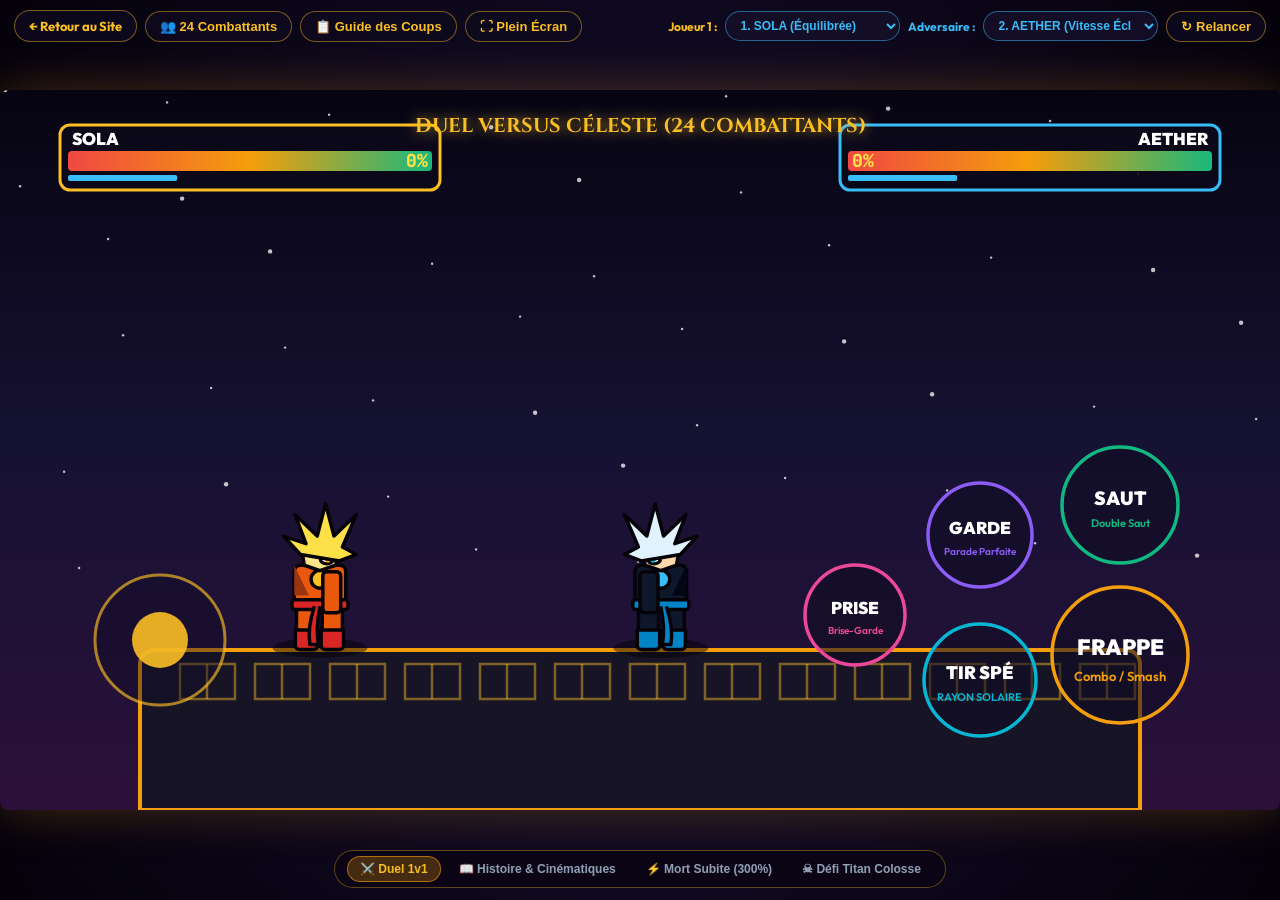
<file: game.html>
<!DOCTYPE html>
<html lang="fr" class="dark">
<head>
  <meta charset="UTF-8">
  <meta name="viewport" content="width=device-width, initial-scale=1.0, maximum-scale=1.0, user-scalable=no, viewport-fit=cover">
  <title>SkyChord : Combat Céleste — Les 24 Combattants Manga Originaux</title>
  <link rel="preconnect" href="https://fonts.googleapis.com">
  <link rel="preconnect" href="https://fonts.gstatic.com" crossorigin>
  <link href="https://fonts.googleapis.com/css2?family=Outfit:wght@400;600;700;800;900&family=Cinzel:wght@700;900&family=JetBrains+Mono:wght@700;800&display=swap" rel="stylesheet">
  <style>
    * {
      box-sizing: border-box;
      margin: 0;
      padding: 0;
      user-select: none;
      -webkit-user-select: none;
      touch-action: none;
    }
    body, html {
      width: 100%;
      height: 100%;
      overflow: hidden;
      background-color: #030008;
      font-family: 'Outfit', sans-serif;
      color: #ffffff;
    }
    #gameContainer {
      position: relative;
      width: 100vw;
      height: 100vh;
      display: flex;
      align-items: center;
      justify-content: center;
      background: radial-gradient(circle at center, #1b1238 0%, #04010a 100%);
    }
    canvas {
      display: block;
      box-shadow: 0 0 50px rgba(245, 158, 11, 0.25);
      border-radius: 8px;
    }
    /* Barre supérieure */
    #topBar {
      position: absolute;
      top: 10px;
      left: 14px;
      right: 14px;
      display: flex;
      justify-content: space-between;
      align-items: center;
      z-index: 100;
      pointer-events: none;
    }
    .top-left, .top-right {
      pointer-events: auto;
      display: flex;
      gap: 8px;
      align-items: center;
    }
    .game-btn {
      background: rgba(15, 10, 30, 0.85);
      border: 1px solid rgba(251, 191, 36, 0.45);
      color: #fbbf24;
      padding: 7px 14px;
      border-radius: 20px;
      font-size: 13px;
      font-weight: 700;
      cursor: pointer;
      backdrop-filter: blur(8px);
      transition: all 0.2s ease;
      text-decoration: none;
      display: inline-flex;
      align-items: center;
      gap: 6px;
    }
    .game-btn:hover, .game-btn:active {
      background: #f59e0b;
      color: #000;
      box-shadow: 0 0 20px rgba(245, 158, 11, 0.6);
      transform: scale(1.04);
    }
    .select-btn {
      background: rgba(20, 15, 40, 0.9);
      border: 1px solid rgba(56, 189, 248, 0.5);
      color: #38bdf8;
      padding: 6px 10px;
      border-radius: 16px;
      font-size: 12px;
      font-weight: 800;
      cursor: pointer;
      outline: none;
      max-width: 175px;
    }

    /* Sélecteur de mode rapide */
    #modeSelector {
      position: absolute;
      bottom: 12px;
      left: 50%;
      transform: translateX(-50%);
      display: flex;
      gap: 6px;
      z-index: 100;
      background: rgba(10, 5, 20, 0.9);
      padding: 5px 12px;
      border-radius: 30px;
      border: 1px solid rgba(251, 191, 36, 0.35);
      backdrop-filter: blur(10px);
    }
    .mode-tab {
      background: transparent;
      border: none;
      color: #94a3b8;
      padding: 5px 12px;
      border-radius: 20px;
      font-size: 12px;
      font-weight: 700;
      cursor: pointer;
      transition: all 0.2s;
    }
    .mode-tab.active, .mode-tab:hover {
      background: rgba(245, 158, 11, 0.25);
      color: #fbbf24;
      border: 1px solid rgba(245, 158, 11, 0.6);
    }

    /* Modals Universels (Movelist & Roster) */
    .modal-overlay {
      position: absolute;
      top: 0;
      left: 0;
      width: 100vw;
      height: 100vh;
      background: rgba(0, 0, 0, 0.88);
      backdrop-filter: blur(12px);
      z-index: 200;
      display: none;
      align-items: center;
      justify-content: center;
      padding: 20px;
    }
    .modal-content {
      background: #0f0a1e;
      border: 2px solid #f59e0b;
      border-radius: 24px;
      max-width: 980px;
      width: 100%;
      max-height: 88vh;
      overflow-y: auto;
      padding: 26px;
      box-shadow: 0 0 50px rgba(245, 158, 11, 0.4);
    }
    .modal-header {
      display: flex;
      justify-content: space-between;
      align-items: center;
      border-bottom: 1px solid rgba(255, 255, 255, 0.12);
      padding-bottom: 14px;
      margin-bottom: 18px;
    }
    .modal-title {
      font-family: 'Cinzel', serif;
      font-size: 1.7rem;
      color: #fbbf24;
      font-weight: 900;
    }
    .close-btn {
      background: transparent;
      border: none;
      color: #ef4444;
      font-size: 28px;
      cursor: pointer;
      font-weight: 900;
    }

    /* Grille du Roster des 24 combattants */
    .roster-grid {
      display: grid;
      grid-template-columns: repeat(auto-fill, minmax(210px, 1fr));
      gap: 12px;
      margin-top: 14px;
    }
    .roster-card {
      background: rgba(255, 255, 255, 0.04);
      border: 1px solid rgba(255, 255, 255, 0.12);
      border-radius: 14px;
      padding: 12px;
      display: flex;
      flex-direction: column;
      justify-content: space-between;
      transition: all 0.2s;
    }
    .roster-card:hover {
      background: rgba(255, 255, 255, 0.08);
      border-color: #fbbf24;
      transform: translateY(-2px);
    }
    .roster-name {
      font-weight: 900;
      font-size: 1.05rem;
      margin-bottom: 2px;
    }
    .roster-title {
      font-size: 0.78rem;
      color: #94a3b8;
      margin-bottom: 8px;
    }
    .roster-actions {
      display: flex;
      gap: 6px;
      margin-top: 8px;
    }
    .roster-select-btn {
      flex: 1;
      padding: 4px 8px;
      border-radius: 10px;
      font-size: 11px;
      font-weight: 800;
      cursor: pointer;
      border: 1px solid transparent;
      transition: all 0.15s;
    }
    .btn-p1 {
      background: rgba(245, 158, 11, 0.2);
      color: #fbbf24;
      border-color: rgba(245, 158, 11, 0.4);
    }
    .btn-p1:hover {
      background: #f59e0b;
      color: #000;
    }
    .btn-p2 {
      background: rgba(56, 189, 248, 0.2);
      color: #38bdf8;
      border-color: rgba(56, 189, 248, 0.4);
    }
    .btn-p2:hover {
      background: #38bdf8;
      color: #000;
    }
  </style>
</head>
<body>

  <div id="gameContainer">
    <!-- Barre du haut -->
    <div id="topBar">
      <div class="top-left">
        <a href="index.html" class="game-btn">← Retour au Site</a>
        <button class="game-btn" onclick="openRoster()">👥 24 Combattants</button>
        <button class="game-btn" onclick="openMoveList()">📋 Guide des Coups</button>
        <button id="fullscreenBtn" class="game-btn" onclick="toggleFullscreen()">⛶ Plein Écran</button>
      </div>

      <div class="top-right">
        <!-- Sélecteur P1 -->
        <span style="font-size: 12px; font-weight: 700; color: #fbbf24;">Joueur 1 :</span>
        <select id="p1Select" class="select-btn" onchange="changeFighters()"></select>

        <!-- Sélecteur P2 -->
        <span style="font-size: 12px; font-weight: 700; color: #38bdf8;">Adversaire :</span>
        <select id="p2Select" class="select-btn" onchange="changeFighters()"></select>

        <button class="game-btn" onclick="changeFighters()">↻ Relancer</button>
      </div>
    </div>

    <!-- Le canevas de combat -->
    <canvas id="battleCanvas"></canvas>

    <!-- Sélecteur rapide des modes -->
    <div id="modeSelector">
      <button class="mode-tab active" onclick="switchMode('versus', this)">⚔️ Duel 1v1</button>
      <button class="mode-tab" onclick="switchMode('histoire', this)">📖 Histoire & Cinématiques</button>
      <button class="mode-tab" onclick="switchMode('eclair', this)">⚡ Mort Subite (300%)</button>
      <button class="mode-tab" onclick="switchMode('titan', this)">☠ Défi Titan Colosse</button>
    </div>

    <!-- Modal 1 : ROSTER VISUEL DES 24 COMBATTANTS -->
    <div id="rosterModal" class="modal-overlay">
      <div class="modal-content">
        <div class="modal-header">
          <h2 class="modal-title">👥 Roster Officiel : Les 24 Combattants Célestes</h2>
          <button class="close-btn" onclick="closeRoster()">&times;</button>
        </div>
        <p style="color: #94a3b8; font-size: 0.95rem; margin-bottom: 12px;">
          Clique sur un héros pour l'assigner instantanément au <strong>Joueur 1 (P1)</strong> ou à l'<strong>Adversaire (P2)</strong>. Chaque combattant possède son propre archétype, combo 3 coups, smash chargé, tir spécifique et attaque Ultra.
        </p>
        <div class="roster-grid" id="rosterCardsContainer"></div>
      </div>
    </div>

    <!-- Modal 2 : GUIDE DÉTAILLÉ DES COUPS -->
    <div id="moveListModal" class="modal-overlay">
      <div class="modal-content">
        <div class="modal-header">
          <h2 class="modal-title">⚔️ Guide des Coups & Attaques Célestes</h2>
          <button class="close-btn" onclick="closeMoveList()">&times;</button>
        </div>

        <div style="display: flex; gap: 10px; align-items: center; margin-bottom: 18px; flex-wrap: wrap;">
          <label style="font-weight: 700; color: #fbbf24;">Afficher les coups de :</label>
          <select id="guideFighterSelect" class="select-btn" onchange="renderGuideFighter()" style="max-width: 280px;"></select>
        </div>

        <div id="guideFighterDetails" style="background: rgba(255, 255, 255, 0.04); border: 1px solid rgba(255, 255, 255, 0.1); border-radius: 16px; padding: 22px;"></div>

        <div style="margin-top: 22px; text-align: center;">
          <button class="game-btn" onclick="closeMoveList()" style="padding: 10px 24px; font-size: 15px;">Fermer le Guide</button>
        </div>
      </div>
    </div>
  </div>

  <script src="skychord_game.js"></script>
  <script>
    let game = null;
    let currentMode = 'versus';

    window.addEventListener('load', () => {
      populateDropdowns();
      populateRosterGrid();
      populateGuideDropdown();
      game = new SkyChordGame('battleCanvas');
      changeFighters();
    });

    function populateDropdowns() {
      const p1Sel = document.getElementById('p1Select');
      const p2Sel = document.getElementById('p2Select');
      p1Sel.innerHTML = '';
      p2Sel.innerHTML = '';

      const keys = Object.keys(window.FIGHTERS_DATA);
      keys.forEach((k, idx) => {
        const f = window.FIGHTERS_DATA[k];
        const opt1 = document.createElement('option');
        opt1.value = f.id;
        opt1.textContent = `${idx + 1}. ${f.name} (${f.archetype.split('•')[0].trim()})`;
        if (f.id === 'sola') opt1.selected = true;
        p1Sel.appendChild(opt1);

        const opt2 = document.createElement('option');
        opt2.value = f.id;
        opt2.textContent = `${idx + 1}. ${f.name} (${f.archetype.split('•')[0].trim()})`;
        if (f.id === 'aether') opt2.selected = true;
        p2Sel.appendChild(opt2);
      });
    }

    function populateRosterGrid() {
      const cont = document.getElementById('rosterCardsContainer');
      cont.innerHTML = '';
      const keys = Object.keys(window.FIGHTERS_DATA);

      keys.forEach((k, idx) => {
        const f = window.FIGHTERS_DATA[k];
        const card = document.createElement('div');
        card.className = 'roster-card';
        card.style.borderColor = f.accent;

        card.innerHTML = `
          <div>
            <div style="display:flex; justify-content:space-between; align-items:center;">
              <span style="font-size:11px; font-weight:800; color:${f.accent};">#${idx + 1}</span>
              <span style="display:inline-block; width:12px; height:12px; border-radius:50%; background:${f.accent}; box-shadow:0 0 8px ${f.accent};"></span>
            </div>
            <div class="roster-name" style="color:#ffffff;">${f.name}</div>
            <div class="roster-title">${f.title}</div>
            <div style="font-size:0.75rem; color:#cbd5e1; margin-bottom:6px;">${f.archetype}</div>
          </div>
          <div class="roster-actions">
            <button class="roster-select-btn btn-p1" onclick="selectFromRoster('${f.id}', 1)">Prendre P1</button>
            <button class="roster-select-btn btn-p2" onclick="selectFromRoster('${f.id}', 2)">Prendre P2</button>
          </div>
        `;
        cont.appendChild(card);
      });
    }

    function selectFromRoster(id, playerNum) {
      if (playerNum === 1) {
        document.getElementById('p1Select').value = id;
      } else {
        document.getElementById('p2Select').value = id;
      }
      changeFighters();
      closeRoster();
    }

    function populateGuideDropdown() {
      const sel = document.getElementById('guideFighterSelect');
      sel.innerHTML = '';
      const keys = Object.keys(window.FIGHTERS_DATA);
      keys.forEach(k => {
        const f = window.FIGHTERS_DATA[k];
        const opt = document.createElement('option');
        opt.value = f.id;
        opt.textContent = `${f.name} — ${f.title}`;
        sel.appendChild(opt);
      });
      renderGuideFighter();
    }

    function renderGuideFighter() {
      const id = document.getElementById('guideFighterSelect').value || 'sola';
      const f = window.FIGHTERS_DATA[id] || window.FIGHTERS_DATA.sola;
      const el = document.getElementById('guideFighterDetails');

      el.innerHTML = `
        <div style="display:flex; align-items:center; gap:12px; margin-bottom:14px;">
          <div style="width:24px; height:24px; border-radius:50%; background:${f.accent}; box-shadow:0 0 14px ${f.accent};"></div>
          <div>
            <h3 style="font-size:1.4rem; color:${f.accent}; font-weight:900;">${f.name}</h3>
            <p style="font-size:0.9rem; color:#94a3b8;">${f.title} • ${f.archetype}</p>
          </div>
        </div>

        <div style="display:flex; flex-direction:column; gap:12px; font-size:0.95rem; color:#e2e8f0; line-height:1.6;">
          <div><strong style="color:#ef4444; background:rgba(239,68,68,0.2); padding:2px 8px; border-radius:6px; font-family:monospace;">COMBO 3 COUPS</strong> (Tap FRAPPE) : 
            1. ${f.moves.combo[0]} ➔ 2. ${f.moves.combo[1]} ➔ 3. <strong>${f.moves.combo[2]}</strong> (Finisher propulsant).
          </div>
          <div><strong style="color:#f59e0b; background:rgba(245,158,11,0.2); padding:2px 8px; border-radius:6px; font-family:monospace;">COUP SMASH CHARGÉ</strong> (Maintien FRAPPE) : 
            <strong>${f.moves.smash}</strong> (Charge de Ki circulaire et relâchement lourd).
          </div>
          <div><strong style="color:#06b6d4; background:rgba(6,182,212,0.2); padding:2px 8px; border-radius:6px; font-family:monospace;">TIR SPÉCIFIQUE</strong> (Bouton TIR) : 
            <strong>${f.moves.special}</strong>.
          </div>
          <div><strong style="color:#10b981; background:rgba(16,185,129,0.2); padding:2px 8px; border-radius:6px; font-family:monospace;">ATTAQUE AÉRIENNE</strong> (Saut + Frappe) : 
            <strong>${f.moves.air}</strong>.
          </div>
          <div><strong style="color:#ec4899; background:rgba(236,72,153,0.2); padding:2px 8px; border-radius:6px; font-family:monospace;">PRISE BRISE-GARDE</strong> (Bouton PRISE) : 
            <strong>${f.moves.grab}</strong>.
          </div>
          <div><strong style="color:#8b5cf6; background:rgba(139,92,246,0.2); padding:2px 8px; border-radius:6px; font-family:monospace;">PARADE PARFAITE</strong> (GARDE au bon timing) : 
            Gèle l'adversaire et garantit un contre immédiat !
          </div>
          <div style="padding-top:8px; border-top:1px solid rgba(255,255,255,0.1);"><strong style="color:#f43f5e; background:rgba(244,63,94,0.25); padding:3px 10px; border-radius:6px; font-family:monospace;">ULTRA CÉLESTE</strong> (Quand Ki = 100%) : 
            <span style="color:#fbbf24; font-weight:900;">${f.moves.ultra}</span> (Cut-in manga en gros plan et 60 dégâts !).
          </div>
        </div>
      `;
    }

    function changeFighters() {
      const p1 = document.getElementById('p1Select').value;
      const p2 = document.getElementById('p2Select').value;
      if (game) {
        game.startMatch(currentMode, p1, p2);
      }
    }

    function switchMode(mode, el) {
      currentMode = mode;
      document.querySelectorAll('.mode-tab').forEach(b => b.classList.remove('active'));
      if (el) el.classList.add('active');
      changeFighters();
    }

    function openRoster() {
      document.getElementById('rosterModal').style.display = 'flex';
    }

    function closeRoster() {
      document.getElementById('rosterModal').style.display = 'none';
    }

    function openMoveList() {
      document.getElementById('moveListModal').style.display = 'flex';
      renderGuideFighter();
    }

    function closeMoveList() {
      document.getElementById('moveListModal').style.display = 'none';
    }

    function toggleFullscreen() {
      if (!document.fullscreenElement) {
        document.documentElement.requestFullscreen().catch(() => {});
      } else {
        document.exitFullscreen().catch(() => {});
      }
    }
  </script>
</body>
</html>
</file>
<file: style.css>
/* ==========================================================================
   SKYCHORD — DESIGN SYSTEM CÉLESTE & STYLES GLOBAUX
   Thème : Dark Cosmic, Glassmorphism, Nébuleuse Vibrante
   ========================================================================== */

:root {
  /* Palette de couleurs célestes */
  --bg-deep: #050714;
  --bg-space: #090e24;
  --bg-card: rgba(14, 21, 53, 0.65);
  --bg-card-hover: rgba(22, 33, 82, 0.85);
  --bg-glass: rgba(255, 255, 255, 0.04);
  --border-glass: rgba(255, 255, 255, 0.12);
  --border-glow: rgba(124, 92, 255, 0.45);

  /* Accents néon et spectraux */
  --violet: #8e65ff;
  --violet-glow: rgba(142, 101, 255, 0.5);
  --cyan: #00f0ff;
  --cyan-glow: rgba(0, 240, 255, 0.5);
  --gold: #ffd166;
  --gold-glow: rgba(255, 209, 102, 0.5);
  --pink: #ff4d8d;
  --pink-glow: rgba(255, 77, 141, 0.4);

  /* Typographie */
  --text-main: #f0f4ff;
  --text-muted: #9aa8d6;
  --text-dim: #6070a4;

  /* Polices */
  --font-main: 'Outfit', system-ui, -apple-system, sans-serif;
  --font-title: 'Cinzel', serif;
  --font-mono: 'JetBrains Mono', monospace;

  /* Transitions */
  --ease-spring: cubic-bezier(0.16, 1, 0.3, 1);
  --ease-smooth: cubic-bezier(0.4, 0, 0.2, 1);
}

/* Reset & bases */
*, *::before, *::after {
  box-sizing: border-box;
  margin: 0;
  padding: 0;
}

html {
  scroll-behavior: smooth;
  font-size: 16px;
}

body {
  font-family: var(--font-main);
  background-color: var(--bg-deep);
  color: var(--text-main);
  line-height: 1.65;
  overflow-x: hidden;
  position: relative;
  min-height: 100vh;
}

/* Canvas interactif de fond */
#constellationCanvas {
  position: fixed;
  top: 0;
  left: 0;
  width: 100vw;
  height: 100vh;
  z-index: 0;
  pointer-events: none;
}

/* Glassmorphism universel */
.glass-panel {
  background: var(--bg-card);
  backdrop-filter: blur(16px);
  -webkit-backdrop-filter: blur(16px);
  border: 1px solid var(--border-glass);
  border-radius: 24px;
  box-shadow: 0 20px 50px rgba(0, 0, 0, 0.5), inset 0 1px 1px rgba(255, 255, 255, 0.15);
  position: relative;
  overflow: hidden;
  transition: transform 0.35s var(--ease-spring), border-color 0.35s ease, box-shadow 0.35s ease;
}

.glass-panel:hover {
  border-color: rgba(142, 101, 255, 0.35);
  box-shadow: 0 25px 60px rgba(0, 0, 0, 0.6), 0 0 30px rgba(124, 92, 255, 0.15);
}

/* ==========================================================================
   NAVIGATION
   ========================================================================== */

header#navbar {
  position: sticky;
  top: 0;
  z-index: 100;
  background: rgba(5, 7, 20, 0.82);
  backdrop-filter: blur(20px);
  -webkit-backdrop-filter: blur(20px);
  border-bottom: 1px solid rgba(255, 255, 255, 0.08);
  transition: background 0.3s ease, border-color 0.3s ease;
}

.nav-container {
  max-width: 1300px;
  margin: 0 auto;
  padding: 1rem 2rem;
  display: flex;
  align-items: center;
  justify-content: space-between;
  gap: 1.5rem;
}

/* Logo Céleste */
.brand {
  display: flex;
  align-items: center;
  gap: 0.85rem;
  text-decoration: none;
  color: var(--text-main);
  position: relative;
}

.brand-orb {
  width: 40px;
  height: 40px;
  position: relative;
  display: flex;
  align-items: center;
  justify-content: center;
}

.brand-logo-img {
  width: 100%;
  height: 100%;
  border-radius: 50%;
  object-fit: cover;
  border: 1.5px solid var(--cyan);
  box-shadow: 0 0 14px var(--cyan-glow);
  transition: transform 0.3s var(--ease-spring);
}

.brand:hover .brand-logo-img {
  transform: rotate(30deg) scale(1.1);
  box-shadow: 0 0 22px var(--cyan-glow);
}

@keyframes orbRotate {
  from { transform: rotate(0deg); }
  to { transform: rotate(360deg); }
}

@keyframes orbPulse {
  0% { transform: scale(0.9); box-shadow: 0 0 10px var(--violet-glow); }
  100% { transform: scale(1.15); box-shadow: 0 0 24px var(--cyan-glow); }
}

.brand-text {
  font-family: var(--font-title);
  font-size: 1.45rem;
  font-weight: 900;
  letter-spacing: 1.5px;
}

.brand-text span {
  color: var(--cyan);
  text-shadow: 0 0 14px var(--cyan-glow);
}

.nav-links {
  display: flex;
  align-items: center;
  gap: 2rem;
}

.nav-links a {
  text-decoration: none;
  color: var(--text-muted);
  font-weight: 500;
  font-size: 0.95rem;
  transition: color 0.25s ease;
  position: relative;
}

.nav-links a::after {
  content: '';
  position: absolute;
  bottom: -4px;
  left: 0;
  width: 0;
  height: 2px;
  background: linear-gradient(90deg, var(--cyan), var(--violet));
  transition: width 0.3s var(--ease-spring);
  border-radius: 2px;
}

.nav-links a:hover {
  color: var(--text-main);
}

.nav-links a:hover::after {
  width: 100%;
}

.nav-actions {
  display: flex;
  align-items: center;
  gap: 1.2rem;
}

.audio-toggle-btn {
  background: rgba(255, 255, 255, 0.06);
  border: 1px solid rgba(255, 255, 255, 0.15);
  color: var(--text-muted);
  padding: 0.5rem 1rem;
  border-radius: 999px;
  cursor: pointer;
  display: flex;
  align-items: center;
  gap: 0.6rem;
  font-family: var(--font-main);
  font-size: 0.85rem;
  font-weight: 600;
  transition: all 0.25s ease;
}

.audio-toggle-btn:hover {
  background: rgba(142, 101, 255, 0.15);
  border-color: var(--violet);
  color: var(--text-main);
}

.audio-toggle-btn.active {
  background: rgba(0, 240, 255, 0.15);
  border-color: var(--cyan);
  color: var(--cyan);
  box-shadow: 0 0 15px rgba(0, 240, 255, 0.25);
}

.cta-pill {
  background: linear-gradient(135deg, var(--violet), #5122ea);
  color: #fff;
  text-decoration: none;
  font-weight: 700;
  font-size: 0.9rem;
  padding: 0.65rem 1.4rem;
  border-radius: 999px;
  box-shadow: 0 4px 20px var(--violet-glow);
  transition: all 0.3s var(--ease-spring);
  display: inline-flex;
  align-items: center;
}

.cta-pill:hover {
  transform: translateY(-2px);
  box-shadow: 0 8px 25px rgba(142, 101, 255, 0.65);
}

.mobile-menu-btn {
  display: none;
  background: none;
  border: none;
  cursor: pointer;
  flex-direction: column;
  gap: 5px;
  padding: 5px;
}

.mobile-menu-btn span {
  width: 24px;
  height: 2px;
  background-color: var(--text-main);
  border-radius: 2px;
  transition: transform 0.3s ease;
}

/* ==========================================================================
   BOUTONS & BADGES
   ========================================================================== */

.btn {
  display: inline-flex;
  align-items: center;
  justify-content: center;
  gap: 0.65rem;
  padding: 0.95rem 2rem;
  border-radius: 999px;
  font-family: var(--font-main);
  font-size: 1.05rem;
  font-weight: 700;
  text-decoration: none;
  cursor: pointer;
  border: none;
  outline: none;
  transition: all 0.3s var(--ease-spring);
}

.btn-primary {
  background: linear-gradient(135deg, var(--violet) 0%, #3e1cd4 100%);
  color: #fff;
  box-shadow: 0 8px 28px rgba(142, 101, 255, 0.45), inset 0 1px 1px rgba(255, 255, 255, 0.4);
}

.btn-primary:hover {
  transform: translateY(-3px) scale(1.02);
  box-shadow: 0 14px 38px rgba(142, 101, 255, 0.65), 0 0 20px var(--cyan-glow);
}

.btn-secondary {
  background: rgba(255, 255, 255, 0.05);
  border: 1px solid var(--border-glass);
  color: var(--text-main);
}

.btn-secondary:hover {
  background: rgba(255, 255, 255, 0.12);
  border-color: rgba(255, 255, 255, 0.3);
  transform: translateY(-2px);
}

.btn-arrow {
  transition: transform 0.25s ease;
}

.btn-secondary:hover .btn-arrow {
  transform: translateX(4px);
}

.badge-celeste {
  display: inline-flex;
  align-items: center;
  gap: 0.6rem;
  background: rgba(142, 101, 255, 0.12);
  border: 1px solid rgba(142, 101, 255, 0.3);
  padding: 0.45rem 1.1rem;
  border-radius: 999px;
  font-size: 0.85rem;
  font-weight: 600;
  color: var(--cyan);
  margin-bottom: 1.5rem;
}

.badge-dot {
  width: 8px;
  height: 8px;
  border-radius: 50%;
  background-color: var(--cyan);
  box-shadow: 0 0 10px var(--cyan);
  animation: blink 2s infinite;
}

@keyframes blink {
  0%, 100% { opacity: 1; transform: scale(1); }
  50% { opacity: 0.4; transform: scale(0.8); }
}

/* ==========================================================================
   SECTIONS GÉNÉRALES
   ========================================================================== */

section {
  position: relative;
  z-index: 1;
  max-width: 1300px;
  margin: 0 auto;
  padding: 7rem 2rem;
}

.section-header {
  text-align: center;
  max-width: 780px;
  margin: 0 auto 4rem;
}

.section-tag {
  font-family: var(--font-mono);
  font-size: 0.85rem;
  letter-spacing: 2.5px;
  color: var(--cyan);
  text-transform: uppercase;
  margin-bottom: 0.75rem;
}

.section-title {
  font-family: var(--font-title);
  font-size: clamp(2rem, 4.5vw, 3.2rem);
  color: var(--text-main);
  line-height: 1.2;
  margin-bottom: 1.2rem;
}

.section-desc {
  font-size: 1.15rem;
  color: var(--text-muted);
  line-height: 1.7;
}

/* ==========================================================================
   HERO SECTION
   ========================================================================== */

.hero-section {
  padding-top: 4rem;
  padding-bottom: 7rem;
  display: grid;
  grid-template-columns: 1.1fr 0.9fr;
  align-items: center;
  gap: 3.5rem;
  position: relative;
}

.hero-glow-sphere {
  position: absolute;
  width: 480px;
  height: 480px;
  border-radius: 50%;
  filter: blur(120px);
  pointer-events: none;
  z-index: -1;
  opacity: 0.35;
}

.hero-glow-sphere.left {
  top: 10%;
  left: -150px;
  background: radial-gradient(circle, var(--violet), transparent 70%);
}

.hero-glow-sphere.right {
  bottom: 0;
  right: -100px;
  background: radial-gradient(circle, var(--cyan), transparent 70%);
}

.hero-title {
  font-family: var(--font-title);
  font-size: clamp(2.6rem, 5.2vw, 4.4rem);
  line-height: 1.12;
  font-weight: 900;
  letter-spacing: -0.5px;
  margin-bottom: 1.5rem;
}

.gradient-text {
  background: linear-gradient(135deg, var(--cyan) 0%, var(--violet) 50%, var(--pink) 100%);
  -webkit-background-clip: text;
  background-clip: text;
  color: transparent;
  display: inline-block;
}

.hero-subtitle {
  font-size: 1.2rem;
  color: var(--text-muted);
  max-width: 620px;
  margin-bottom: 2.5rem;
  line-height: 1.75;
}

.hero-buttons {
  display: flex;
  flex-wrap: wrap;
  gap: 1.2rem;
  margin-bottom: 3.5rem;
}

.hero-stats {
  display: flex;
  align-items: center;
  gap: 1.8rem;
  padding-top: 2rem;
  border-top: 1px solid rgba(255, 255, 255, 0.08);
}

.stat-item {
  display: flex;
  flex-direction: column;
}

.stat-number {
  font-family: var(--font-title);
  font-size: 1.9rem;
  font-weight: 900;
  color: var(--text-main);
  line-height: 1;
  margin-bottom: 0.3rem;
  background: linear-gradient(180deg, #fff, var(--cyan));
  -webkit-background-clip: text;
  background-clip: text;
  color: transparent;
}

.stat-label {
  font-size: 0.85rem;
  color: var(--text-dim);
  font-weight: 500;
}

.stat-divider {
  width: 1px;
  height: 38px;
  background: rgba(255, 255, 255, 0.1);
}

/* Hero Frame / Interactive Visualizer Preview */
.hero-card-container {
  perspective: 1000px;
}

.hero-frame {
  padding: 1.5rem;
  background: rgba(14, 21, 53, 0.7);
  box-shadow: 0 30px 80px rgba(0, 0, 0, 0.6), 0 0 50px rgba(124, 92, 255, 0.2);
  border: 1px solid rgba(255, 255, 255, 0.18);
}

.frame-header {
  display: flex;
  align-items: center;
  gap: 0.5rem;
  margin-bottom: 1.2rem;
  padding-bottom: 0.8rem;
  border-bottom: 1px solid rgba(255, 255, 255, 0.08);
}

.frame-dot {
  width: 11px;
  height: 11px;
  border-radius: 50%;
}

.frame-dot.red { background: #ff5f56; }
.frame-dot.yellow { background: #ffbd2e; }
.frame-dot.green { background: #27c93f; }

.frame-title {
  margin-left: auto;
  font-family: var(--font-mono);
  font-size: 0.75rem;
  color: var(--text-dim);
  letter-spacing: 1px;
}

.hero-visualizer-wrapper {
  position: relative;
  width: 100%;
  height: 280px;
  background: linear-gradient(180deg, rgba(5, 7, 20, 0.4) 0%, rgba(5, 7, 20, 0.85) 100%), url('assets/hero_skychord.jpg') center/cover no-repeat;
  border-radius: 16px;
  overflow: hidden;
  border: 1px solid rgba(255, 255, 255, 0.15);
  margin-bottom: 1.2rem;
  box-shadow: inset 0 0 40px rgba(0, 0, 0, 0.8);
}

#heroVisualizerCanvas {
  width: 100%;
  height: 100%;
  display: block;
  mix-blend-mode: screen;
}

.visualizer-overlay-hint {
  position: absolute;
  bottom: 12px;
  left: 50%;
  transform: translateX(-50%);
  background: rgba(5, 7, 20, 0.75);
  border: 1px solid rgba(255, 255, 255, 0.15);
  padding: 0.35rem 0.9rem;
  border-radius: 999px;
  font-size: 0.78rem;
  color: var(--cyan);
  display: flex;
  align-items: center;
  gap: 0.5rem;
  backdrop-filter: blur(8px);
}

.pulse-note {
  animation: pulseRotate 2s infinite ease-in-out;
}

@keyframes pulseRotate {
  0%, 100% { transform: scale(1); }
  50% { transform: scale(1.3) rotate(15deg); }
}

.hero-mini-chords {
  display: grid;
  grid-template-columns: repeat(4, 1fr);
  gap: 0.6rem;
}

.mini-chord-btn {
  background: rgba(255, 255, 255, 0.05);
  border: 1px solid rgba(255, 255, 255, 0.12);
  color: var(--text-main);
  padding: 0.65rem 0.5rem;
  border-radius: 12px;
  font-family: var(--font-mono);
  font-size: 0.85rem;
  font-weight: 600;
  cursor: pointer;
  transition: all 0.25s var(--ease-spring);
}

.mini-chord-btn:hover, .mini-chord-btn.active {
  background: linear-gradient(135deg, rgba(142, 101, 255, 0.35), rgba(0, 240, 255, 0.35));
  border-color: var(--cyan);
  box-shadow: 0 0 15px var(--cyan-glow);
  transform: translateY(-2px);
  color: #fff;
}

/* ==========================================================================
   SANCTUAIRE SONORE (DÉMO INTERACTIVE)
   ========================================================================== */

.sanctuary-workbench {
  padding: 2.5rem;
  border: 1px solid rgba(142, 101, 255, 0.25);
  box-shadow: 0 30px 100px rgba(0, 0, 0, 0.7), 0 0 60px rgba(124, 92, 255, 0.15);
}

.synth-controls-bar {
  display: flex;
  flex-wrap: wrap;
  align-items: center;
  justify-content: space-between;
  gap: 1.5rem;
  padding-bottom: 2rem;
  border-bottom: 1px solid rgba(255, 255, 255, 0.1);
  margin-bottom: 2rem;
}

.synth-mode-selector {
  display: flex;
  flex-wrap: wrap;
  gap: 0.6rem;
}

.mode-pill {
  background: rgba(255, 255, 255, 0.05);
  border: 1px solid rgba(255, 255, 255, 0.12);
  color: var(--text-muted);
  padding: 0.6rem 1.2rem;
  border-radius: 999px;
  font-family: var(--font-main);
  font-size: 0.9rem;
  font-weight: 600;
  cursor: pointer;
  transition: all 0.25s ease;
}

.mode-pill:hover {
  background: rgba(255, 255, 255, 0.1);
  color: var(--text-main);
}

.mode-pill.active {
  background: var(--violet);
  color: #fff;
  border-color: var(--violet);
  box-shadow: 0 0 20px var(--violet-glow);
}

.synth-sliders {
  display: flex;
  align-items: center;
  gap: 1.8rem;
  flex-wrap: wrap;
}

.slider-group {
  display: flex;
  flex-direction: column;
  gap: 0.4rem;
}

.slider-group label {
  font-size: 0.78rem;
  color: var(--text-dim);
  font-weight: 600;
  text-transform: uppercase;
  letter-spacing: 1px;
}

.slider-group input[type="range"] {
  -webkit-appearance: none;
  width: 130px;
  height: 6px;
  border-radius: 3px;
  background: rgba(255, 255, 255, 0.15);
  outline: none;
}

.slider-group input[type="range"]::-webkit-slider-thumb {
  -webkit-appearance: none;
  width: 16px;
  height: 16px;
  border-radius: 50%;
  background: var(--cyan);
  cursor: pointer;
  box-shadow: 0 0 10px var(--cyan);
  transition: transform 0.15s ease;
}

.slider-group input[type="range"]::-webkit-slider-thumb:hover {
  transform: scale(1.2);
}

.btn-toggle-arp {
  display: inline-flex;
  align-items: center;
  gap: 0.5rem;
  background: rgba(255, 255, 255, 0.05);
  border: 1px solid rgba(255, 255, 255, 0.15);
  color: var(--text-muted);
  padding: 0.6rem 1.1rem;
  border-radius: 999px;
  font-size: 0.85rem;
  font-weight: 700;
  cursor: pointer;
  transition: all 0.25s ease;
}

.arp-dot {
  width: 8px;
  height: 8px;
  border-radius: 50%;
  background: #666;
}

.btn-toggle-arp.active {
  background: rgba(0, 240, 255, 0.15);
  border-color: var(--cyan);
  color: var(--cyan);
}

.btn-toggle-arp.active .arp-dot {
  background: var(--cyan);
  box-shadow: 0 0 8px var(--cyan);
  animation: blink 0.6s infinite alternate;
}

/* Oscilloscope */
.oscilloscope-container {
  width: 100%;
  height: 220px;
  background: #030510;
  border: 1px solid rgba(255, 255, 255, 0.1);
  border-radius: 18px;
  position: relative;
  overflow: hidden;
  margin-bottom: 2.2rem;
}

#scopeCanvas {
  width: 100%;
  height: 100%;
  display: block;
}

.scope-legend {
  position: absolute;
  top: 12px;
  left: 18px;
  right: 18px;
  display: flex;
  justify-content: space-between;
  font-family: var(--font-mono);
  font-size: 0.8rem;
  color: var(--text-muted);
  pointer-events: none;
}

#currentChordName {
  color: var(--gold);
  font-weight: 600;
}

/* Grille des accords */
.chord-pads-grid {
  display: grid;
  grid-template-columns: repeat(auto-fit, minmax(180px, 1fr));
  gap: 1.2rem;
  margin-bottom: 2.2rem;
}

.chord-pad {
  background: rgba(255, 255, 255, 0.04);
  border: 1px solid rgba(255, 255, 255, 0.1);
  border-radius: 20px;
  padding: 1.8rem 1.4rem;
  text-align: center;
  cursor: pointer;
  position: relative;
  transition: all 0.25s var(--ease-spring);
  user-select: none;
}

.chord-pad:hover {
  background: rgba(255, 255, 255, 0.08);
  border-color: var(--cyan);
  transform: translateY(-5px);
  box-shadow: 0 12px 30px rgba(0, 240, 255, 0.2);
}

.chord-pad:active, .chord-pad.playing {
  transform: scale(0.96) translateY(-2px);
  border-color: #fff;
  background: radial-gradient(circle at center, rgba(142, 101, 255, 0.35), rgba(14, 21, 53, 0.9));
  box-shadow: 0 0 35px var(--violet-glow);
}

.pad-keyboard-hint {
  font-family: var(--font-mono);
  font-size: 0.72rem;
  color: var(--text-dim);
  margin-bottom: 0.75rem;
}

.pad-symbol {
  font-size: 2rem;
  margin-bottom: 0.5rem;
  color: var(--cyan);
  transition: transform 0.3s var(--ease-spring);
}

.chord-pad:hover .pad-symbol, .chord-pad.playing .pad-symbol {
  transform: scale(1.25) rotate(15deg);
}

.pad-name {
  font-family: var(--font-title);
  font-size: 1.15rem;
  font-weight: 700;
  margin-bottom: 0.35rem;
}

.pad-notes {
  font-family: var(--font-mono);
  font-size: 0.75rem;
  color: var(--text-muted);
  margin-bottom: 0.75rem;
}

.pad-element {
  display: inline-block;
  font-size: 0.75rem;
  font-weight: 600;
  padding: 0.25rem 0.75rem;
  border-radius: 999px;
  background: rgba(255, 255, 255, 0.06);
}

.element-light { color: #fff; border: 1px solid rgba(255, 255, 255, 0.3); }
.element-ether { color: var(--violet); border: 1px solid var(--violet); }
.element-fire { color: var(--gold); border: 1px solid var(--gold); }
.element-void { color: var(--pink); border: 1px solid var(--pink); }
.element-frost { color: var(--cyan); border: 1px solid var(--cyan); }
.element-cosmic { color: #8ef9ff; border: 1px solid #8ef9ff; }

/* Ribbon Controller */
.ribbon-controller {
  width: 100%;
  height: 52px;
  background: rgba(5, 7, 20, 0.9);
  border: 1px solid rgba(255, 255, 255, 0.12);
  border-radius: 999px;
  position: relative;
  cursor: crosshair;
  overflow: hidden;
  user-select: none;
}

.ribbon-track {
  width: 100%;
  height: 100%;
  display: flex;
  align-items: center;
  justify-content: center;
  position: relative;
}

.ribbon-glow {
  position: absolute;
  top: 0;
  left: 50%;
  width: 30px;
  height: 100%;
  background: linear-gradient(90deg, transparent, var(--cyan), transparent);
  opacity: 0;
  transition: opacity 0.2s ease;
  pointer-events: none;
}

.ribbon-label {
  font-size: 0.85rem;
  color: var(--text-dim);
  font-weight: 500;
  pointer-events: none;
}

/* ==========================================================================
   LES 5 SPHÈRES D'HARMONIE (MONDES)
   ========================================================================== */

.worlds-carousel {
  display: grid;
  grid-template-columns: repeat(auto-fit, minmax(280px, 1fr));
  gap: 2rem;
}

.world-card {
  padding: 2.2rem;
  display: flex;
  flex-direction: column;
  position: relative;
}

.world-badge {
  font-family: var(--font-mono);
  font-size: 0.75rem;
  color: var(--cyan);
  letter-spacing: 1.5px;
  margin-bottom: 1.5rem;
}

.world-icon {
  font-size: 3rem;
  margin-bottom: 1rem;
}

.world-art-glow {
  position: absolute;
  top: 0;
  right: 0;
  width: 140px;
  height: 140px;
  border-radius: 50%;
  filter: blur(50px);
  opacity: 0.3;
  pointer-events: none;
}

.world-art-glow.cyan { background: var(--cyan); }
.world-art-glow.violet { background: var(--violet); }
.world-art-glow.gold { background: var(--gold); }
.world-art-glow.rose { background: var(--pink); }
.world-art-glow.white { background: #fff; }

.world-title {
  font-family: var(--font-title);
  font-size: 1.8rem;
  color: var(--text-main);
  margin-bottom: 0.3rem;
}

.world-subtitle {
  color: var(--cyan);
  font-size: 0.95rem;
  font-weight: 600;
  margin-bottom: 1.2rem;
}

.world-desc {
  color: var(--text-muted);
  font-size: 0.95rem;
  line-height: 1.65;
  margin-bottom: 1.8rem;
  flex-grow: 1;
}

.world-meta {
  display: flex;
  flex-wrap: wrap;
  gap: 0.5rem;
  margin-bottom: 1.5rem;
}

.meta-tag {
  background: rgba(255, 255, 255, 0.05);
  border: 1px solid rgba(255, 255, 255, 0.08);
  font-family: var(--font-mono);
  font-size: 0.75rem;
  color: var(--text-dim);
  padding: 0.3rem 0.7rem;
  border-radius: 6px;
}

.world-listen-btn {
  background: rgba(255, 255, 255, 0.06);
  border: 1px solid rgba(255, 255, 255, 0.15);
  color: var(--text-main);
  padding: 0.75rem;
  border-radius: 12px;
  font-family: var(--font-main);
  font-size: 0.9rem;
  font-weight: 700;
  cursor: pointer;
  transition: all 0.25s ease;
}

.world-listen-btn:hover {
  background: var(--violet);
  border-color: var(--violet);
  box-shadow: 0 0 20px var(--violet-glow);
}

/* ==========================================================================
   GAMEPLAY & MÉCANIQUES
   ========================================================================== */

.gameplay-grid {
  display: grid;
  grid-template-columns: repeat(auto-fit, minmax(280px, 1fr));
  gap: 2rem;
}

.gameplay-item {
  padding: 2.2rem;
  display: flex;
  flex-direction: column;
}

.gameplay-icon-box {
  width: 56px;
  height: 56px;
  border-radius: 16px;
  display: flex;
  align-items: center;
  justify-content: center;
  font-size: 1.8rem;
  margin-bottom: 1.5rem;
}

.gameplay-icon-box.cyan { background: rgba(0, 240, 255, 0.15); border: 1px solid var(--cyan); color: var(--cyan); }
.gameplay-icon-box.violet { background: rgba(142, 101, 255, 0.15); border: 1px solid var(--violet); color: var(--violet); }
.gameplay-icon-box.gold { background: rgba(255, 209, 102, 0.15); border: 1px solid var(--gold); color: var(--gold); }
.gameplay-icon-box.pink { background: rgba(255, 77, 141, 0.15); border: 1px solid var(--pink); color: var(--pink); }

.gameplay-item h3 {
  font-family: var(--font-title);
  font-size: 1.45rem;
  margin-bottom: 0.8rem;
}

.gameplay-item p {
  color: var(--text-muted);
  font-size: 0.98rem;
  line-height: 1.65;
  margin-bottom: 1.5rem;
}

.gameplay-checks {
  list-style: none;
  margin-top: auto;
  border-top: 1px solid rgba(255, 255, 255, 0.08);
  padding-top: 1.2rem;
}

.gameplay-checks li {
  font-size: 0.88rem;
  color: var(--text-dim);
  margin-bottom: 0.5rem;
  display: flex;
  align-items: center;
  gap: 0.5rem;
}

.gameplay-checks li::before {
  content: '✦';
  color: var(--cyan);
  font-size: 0.75rem;
}

/* ==========================================================================
   LORE SECTION
   ========================================================================== */

.lore-container {
  padding: 4rem;
  display: grid;
  grid-template-columns: 1.3fr 0.7fr;
  align-items: center;
  gap: 3.5rem;
}

.lore-text h2 {
  font-family: var(--font-title);
  font-size: clamp(2rem, 3.5vw, 2.8rem);
  margin-bottom: 1.5rem;
}

.lore-text p {
  color: var(--text-muted);
  font-size: 1.1rem;
  line-height: 1.8;
  margin-bottom: 1.2rem;
}

.lore-text em {
  color: var(--cyan);
  font-style: normal;
}

.lore-text strong {
  color: #fff;
}

.lore-signature {
  margin-top: 2rem;
  display: flex;
  align-items: center;
  gap: 1rem;
  color: var(--text-dim);
  font-size: 0.9rem;
}

.lore-rune {
  font-size: 1.4rem;
  color: var(--gold);
  letter-spacing: 4px;
}

/* Anneaux de résonance animés */
.lore-visual {
  display: flex;
  align-items: center;
  justify-content: center;
}

.resonance-ring-system {
  width: 280px;
  height: 280px;
  position: relative;
  display: flex;
  align-items: center;
  justify-content: center;
}

.ring {
  position: absolute;
  border-radius: 50%;
  border: 1px solid var(--border-glass);
}

.ring-1 {
  width: 260px;
  height: 260px;
  border-color: rgba(142, 101, 255, 0.35);
  animation: ringRotate 24s linear infinite;
  border-style: dashed;
}

.ring-2 {
  width: 190px;
  height: 190px;
  border-color: rgba(0, 240, 255, 0.45);
  animation: ringRotate 16s linear infinite reverse;
}

.ring-3 {
  width: 120px;
  height: 120px;
  border-color: rgba(255, 209, 102, 0.6);
  animation: ringRotate 8s linear infinite;
}

.center-star-emblem {
  width: 140px;
  height: 140px;
  position: relative;
  z-index: 2;
  display: flex;
  align-items: center;
  justify-content: center;
}

.lore-emblem-img {
  width: 100%;
  height: 100%;
  border-radius: 50%;
  object-fit: cover;
  border: 2px solid var(--gold);
  box-shadow: 0 0 35px var(--cyan-glow), inset 0 0 15px rgba(255, 209, 102, 0.4);
  animation: starPulse 4s infinite alternate ease-in-out;
}

@keyframes ringRotate {
  from { transform: rotate(0deg); }
  to { transform: rotate(360deg); }
}

@keyframes starPulse {
  0% { transform: scale(0.9); opacity: 0.7; }
  100% { transform: scale(1.2); opacity: 1; }
}

/* ==========================================================================
   PLAYTEST / INSCRIPTION
   ========================================================================== */

.playtest-box {
  padding: 4rem;
  text-align: center;
  max-width: 900px;
  margin: 0 auto;
  border-color: rgba(0, 240, 255, 0.35);
}

.playtest-box h2 {
  font-family: var(--font-title);
  font-size: clamp(2.2rem, 4vw, 3.2rem);
  margin-bottom: 1.2rem;
}

.playtest-box p {
  color: var(--text-muted);
  font-size: 1.15rem;
  max-width: 660px;
  margin: 0 auto 2.5rem;
  line-height: 1.7;
}

.beta-form {
  max-width: 580px;
  margin: 0 auto 2.5rem;
}

.input-wrapper {
  display: flex;
  gap: 0.8rem;
  background: rgba(5, 7, 20, 0.8);
  border: 1px solid rgba(255, 255, 255, 0.2);
  padding: 0.5rem;
  border-radius: 999px;
  transition: border-color 0.3s ease, box-shadow 0.3s ease;
}

.input-wrapper:focus-within {
  border-color: var(--cyan);
  box-shadow: 0 0 25px var(--cyan-glow);
}

.input-wrapper input {
  flex-grow: 1;
  background: none;
  border: none;
  outline: none;
  color: #fff;
  padding: 0.6rem 1.4rem;
  font-family: var(--font-main);
  font-size: 1rem;
}

.input-wrapper input::placeholder {
  color: var(--text-dim);
}

.form-feedback {
  margin-top: 1rem;
  font-weight: 600;
  font-size: 0.95rem;
}

.form-feedback.success {
  color: var(--cyan);
  text-shadow: 0 0 10px var(--cyan-glow);
}

.platforms-badges {
  display: flex;
  flex-wrap: wrap;
  align-items: center;
  justify-content: center;
  gap: 0.8rem;
  font-size: 0.85rem;
  color: var(--text-dim);
}

.platforms-badges .badge {
  background: rgba(255, 255, 255, 0.05);
  border: 1px solid rgba(255, 255, 255, 0.1);
  padding: 0.35rem 0.85rem;
  border-radius: 999px;
  color: var(--text-main);
  font-weight: 500;
}

/* ==========================================================================
   FOOTER
   ========================================================================== */

footer {
  border-top: 1px solid rgba(255, 255, 255, 0.08);
  background: rgba(5, 7, 20, 0.95);
  padding: 5rem 2rem 3rem;
  position: relative;
  z-index: 1;
}

.footer-container {
  max-width: 1300px;
  margin: 0 auto;
  display: grid;
  grid-template-columns: 1.2fr 1.8fr;
  gap: 4rem;
  margin-bottom: 3.5rem;
}

.footer-brand .brand-text {
  margin-bottom: 0.8rem;
}

.footer-brand p {
  color: var(--text-muted);
  font-size: 0.95rem;
  max-width: 340px;
  margin-bottom: 1rem;
}

.footer-brand .copyright {
  font-size: 0.8rem;
  color: var(--text-dim);
}

.footer-links {
  display: grid;
  grid-template-columns: repeat(3, 1fr);
  gap: 2rem;
}

.links-col h4 {
  font-family: var(--font-title);
  font-size: 1rem;
  color: var(--cyan);
  margin-bottom: 1.2rem;
  letter-spacing: 1px;
}

.links-col a {
  display: block;
  color: var(--text-muted);
  text-decoration: none;
  font-size: 0.9rem;
  margin-bottom: 0.75rem;
  transition: color 0.25s ease, transform 0.25s ease;
}

.links-col a:hover {
  color: #fff;
  transform: translateX(3px);
}

/* ==========================================================================
   RESPONSIVE DESIGN (TABLETTES & MOBILES)
   ========================================================================== */

@media (max-width: 1024px) {
  .hero-section {
    grid-template-columns: 1fr;
    text-align: center;
    padding-top: 2rem;
  }

  .hero-subtitle {
    margin-left: auto;
    margin-right: auto;
  }

  .hero-buttons {
    justify-content: center;
  }

  .hero-stats {
    justify-content: center;
  }

  .lore-container {
    grid-template-columns: 1fr;
    padding: 2.5rem;
    text-align: center;
  }

  .lore-signature {
    justify-content: center;
  }

  .footer-container {
    grid-template-columns: 1fr;
    gap: 2.5rem;
  }
}

@media (max-width: 768px) {
  .nav-links, .nav-actions .cta-pill {
    display: none;
  }

  .mobile-menu-btn {
    display: flex;
  }

  .hero-stats {
    flex-wrap: wrap;
    gap: 1.2rem;
  }

  .stat-divider {
    display: none;
  }

  .sanctuary-workbench {
    padding: 1.5rem;
  }

  .playtest-box {
    padding: 2.5rem 1.5rem;
  }

  .input-wrapper {
    flex-direction: column;
    border-radius: 18px;
    background: transparent;
    border: none;
    padding: 0;
  }

  .input-wrapper input {
    background: rgba(5, 7, 20, 0.8);
    border: 1px solid rgba(255, 255, 255, 0.2);
    border-radius: 999px;
    padding: 0.85rem 1.4rem;
  }

  .footer-links {
    grid-template-columns: 1fr;
    gap: 2rem;
  }
}

.hidden {
  display: none !important;
}
</file>
